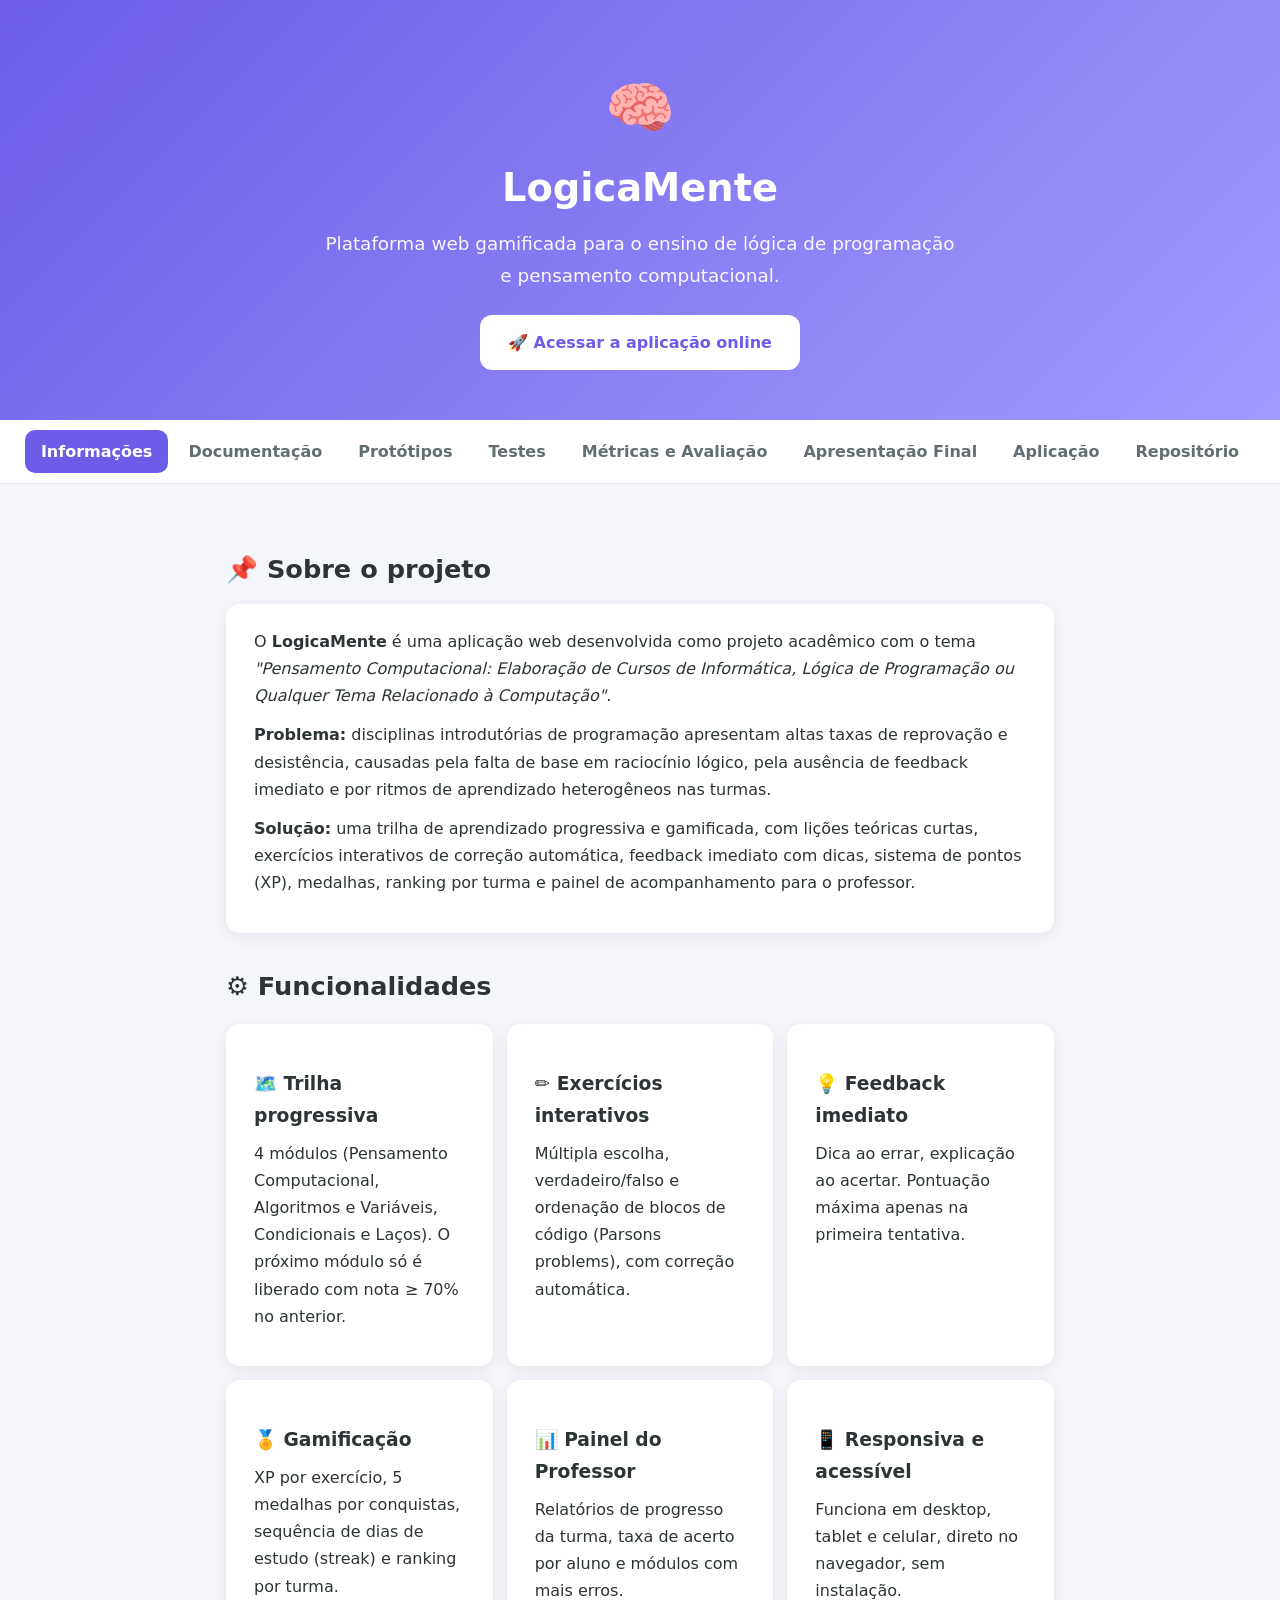
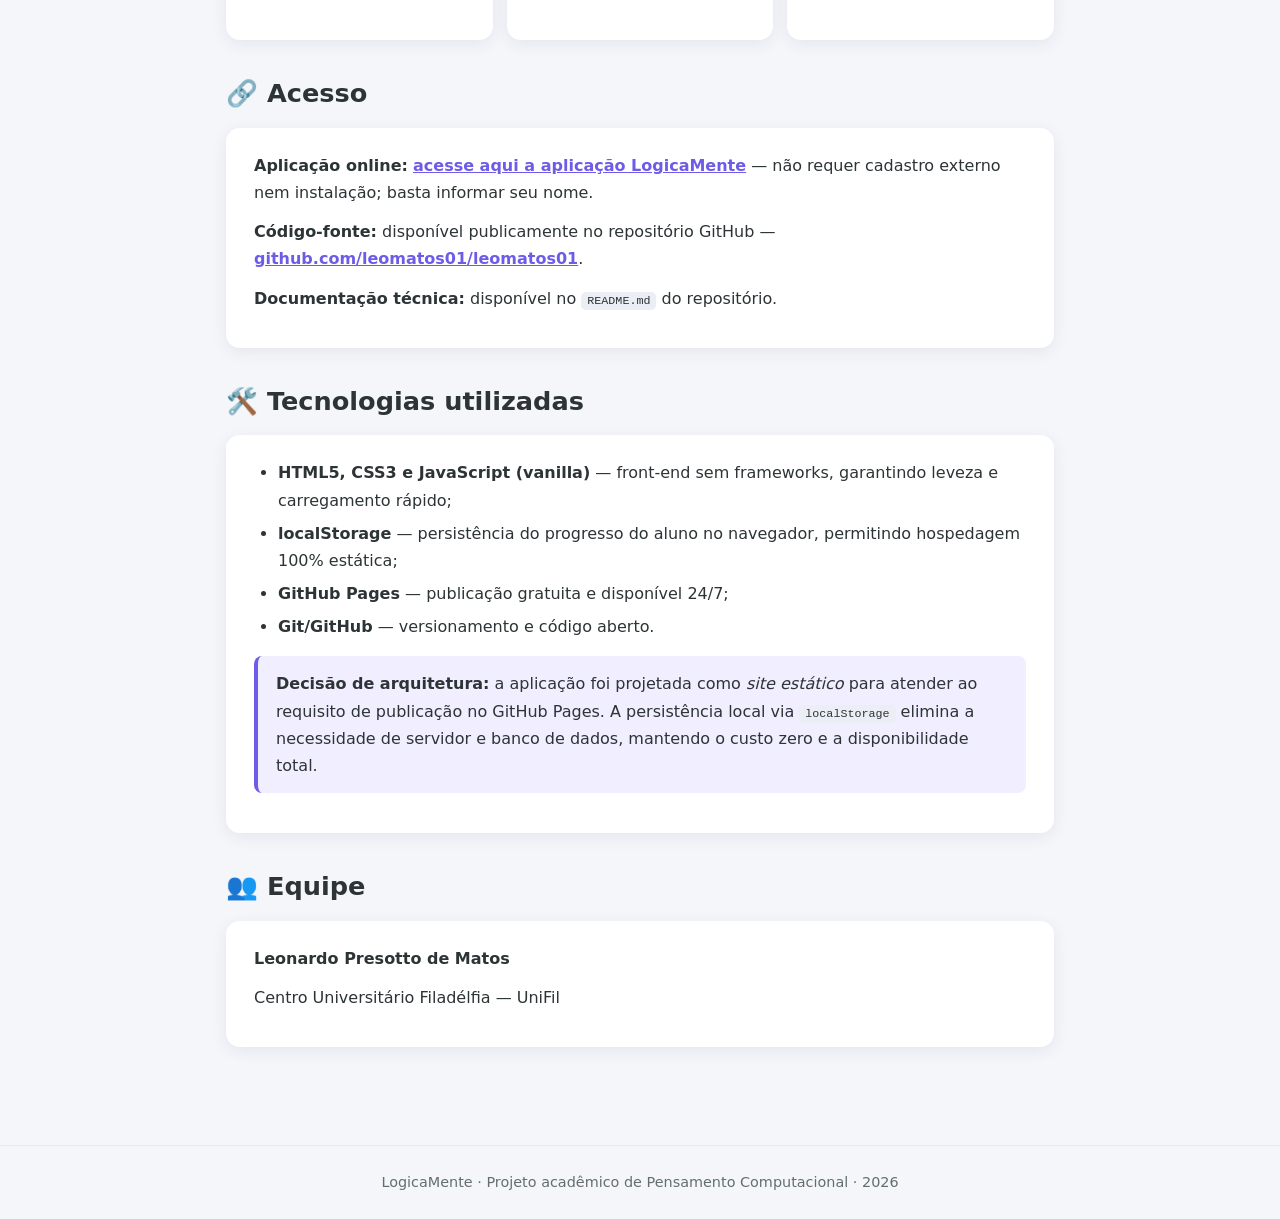
<file: index.html>
<!DOCTYPE html>
<html lang="pt-BR">
<head>
  <meta charset="UTF-8">
  <meta name="viewport" content="width=device-width, initial-scale=1.0">
  <title>LogicaMente — Informações do Projeto</title>
  <meta name="description" content="Página de informações do projeto LogicaMente: plataforma web gamificada para ensino de lógica de programação e pensamento computacional.">
  <link rel="icon" href="data:image/svg+xml,<svg xmlns='http://www.w3.org/2000/svg' viewBox='0 0 100 100'><text y='.9em' font-size='90'>🧠</text></svg>">
  <link rel="stylesheet" href="assets/site.css?v=2">
</head>
<body>

  <header class="hero">
    <div class="emoji">🧠</div>
    <h1>LogicaMente</h1>
    <p>Plataforma web gamificada para o ensino de lógica de programação e pensamento computacional.</p>
    <a class="btn btn-claro" href="app/index.html">🚀 Acessar a aplicação online</a>
  </header>

  <nav class="menu">
    <a href="index.html" class="ativo">Informações</a>
    <a href="documentacao.html">Documentação</a>
    <a href="prototipos.html">Protótipos</a>
    <a href="testes.html">Testes</a>
    <a href="metricas.html">Métricas e Avaliação</a>
    <a href="apresentacao.html">Apresentação Final</a>
    <a href="app/index.html">Aplicação</a>
    <a id="link-repo" href="#repositorio">Repositório</a>
  </nav>

  <main>
    <h2>📌 Sobre o projeto</h2>
    <div class="cartao">
      <p>O <strong>LogicaMente</strong> é uma aplicação web desenvolvida como projeto acadêmico com o tema
      <em>"Pensamento Computacional: Elaboração de Cursos de Informática, Lógica de Programação ou
      Qualquer Tema Relacionado à Computação"</em>.</p>
      <p><strong>Problema:</strong> disciplinas introdutórias de programação apresentam altas taxas de
      reprovação e desistência, causadas pela falta de base em raciocínio lógico, pela ausência de
      feedback imediato e por ritmos de aprendizado heterogêneos nas turmas.</p>
      <p><strong>Solução:</strong> uma trilha de aprendizado progressiva e gamificada, com lições
      teóricas curtas, exercícios interativos de correção automática, feedback imediato com dicas,
      sistema de pontos (XP), medalhas, ranking por turma e painel de acompanhamento para o professor.</p>
    </div>

    <h2>⚙️ Funcionalidades</h2>
    <div class="grade">
      <div class="cartao"><h3>🗺️ Trilha progressiva</h3><p>4 módulos (Pensamento Computacional, Algoritmos e Variáveis, Condicionais e Laços). O próximo módulo só é liberado com nota ≥ 70% no anterior.</p></div>
      <div class="cartao"><h3>✏️ Exercícios interativos</h3><p>Múltipla escolha, verdadeiro/falso e ordenação de blocos de código (Parsons problems), com correção automática.</p></div>
      <div class="cartao"><h3>💡 Feedback imediato</h3><p>Dica ao errar, explicação ao acertar. Pontuação máxima apenas na primeira tentativa.</p></div>
      <div class="cartao"><h3>🏅 Gamificação</h3><p>XP por exercício, 5 medalhas por conquistas, sequência de dias de estudo (streak) e ranking por turma.</p></div>
      <div class="cartao"><h3>📊 Painel do Professor</h3><p>Relatórios de progresso da turma, taxa de acerto por aluno e módulos com mais erros.</p></div>
      <div class="cartao"><h3>📱 Responsiva e acessível</h3><p>Funciona em desktop, tablet e celular, direto no navegador, sem instalação.</p></div>
    </div>

    <h2>🔗 Acesso</h2>
    <div class="cartao">
      <p><strong>Aplicação online:</strong> <a href="app/index.html">acesse aqui a aplicação LogicaMente</a> — não requer cadastro externo nem instalação; basta informar seu nome.</p>
      <p id="repositorio"><strong>Código-fonte:</strong> disponível publicamente no repositório GitHub —
      <a href="https://github.com/leomatos01/leomatos01" target="_blank" rel="noopener">github.com/leomatos01/leomatos01</a>.</p>
      <p><strong>Documentação técnica:</strong> disponível no <code>README.md</code> do repositório.</p>
    </div>

    <h2>🛠️ Tecnologias utilizadas</h2>
    <div class="cartao">
      <ul>
        <li><strong>HTML5, CSS3 e JavaScript (vanilla)</strong> — front-end sem frameworks, garantindo leveza e carregamento rápido;</li>
        <li><strong>localStorage</strong> — persistência do progresso do aluno no navegador, permitindo hospedagem 100% estática;</li>
        <li><strong>GitHub Pages</strong> — publicação gratuita e disponível 24/7;</li>
        <li><strong>Git/GitHub</strong> — versionamento e código aberto.</li>
      </ul>
      <div class="destaque">
        <strong>Decisão de arquitetura:</strong> a aplicação foi projetada como <em>site estático</em>
        para atender ao requisito de publicação no GitHub Pages. A persistência local via
        <code>localStorage</code> elimina a necessidade de servidor e banco de dados, mantendo o
        custo zero e a disponibilidade total.
      </div>
    </div>

    <h2>👥 Equipe</h2>
    <div class="cartao">
      <p><strong>Leonardo Presotto de Matos</strong></p>
      <p>Centro Universitário Filadélfia — UniFil</p>
    </div>
  </main>

  <footer>
    LogicaMente · Projeto acadêmico de Pensamento Computacional · 2026
  </footer>
</body>
</html>
</file>
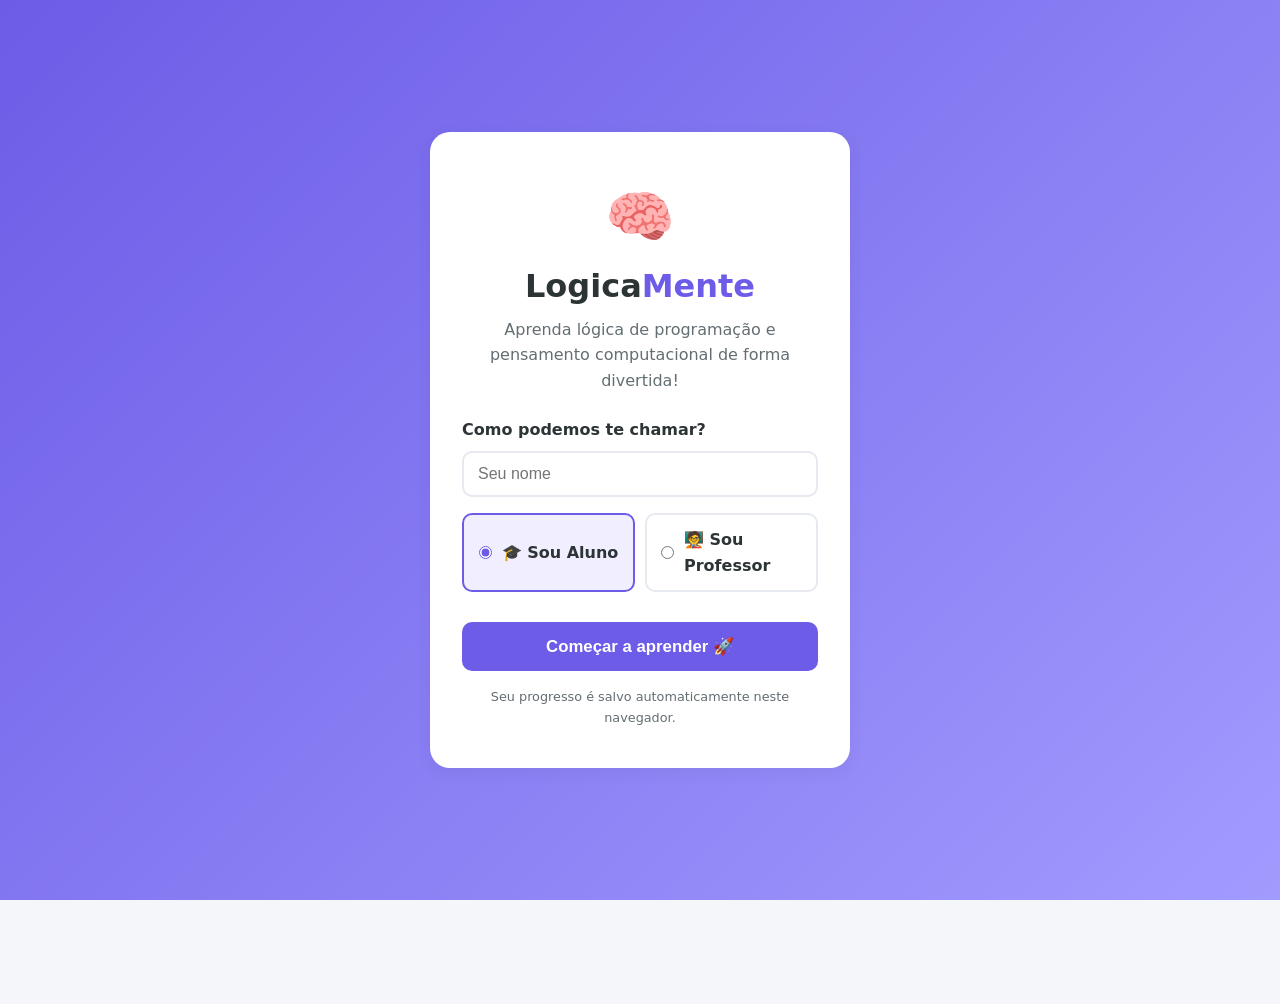
<file: app/index.html>
<!DOCTYPE html>
<html lang="pt-BR">
<head>
  <meta charset="UTF-8">
  <meta name="viewport" content="width=device-width, initial-scale=1.0">
  <title>LogicaMente — Aprenda Lógica de Programação</title>
  <meta name="description" content="Plataforma gamificada de ensino de lógica de programação e pensamento computacional.">
  <link rel="icon" href="data:image/svg+xml,<svg xmlns='http://www.w3.org/2000/svg' viewBox='0 0 100 100'><text y='.9em' font-size='90'>🧠</text></svg>">
  <link rel="stylesheet" href="style.css">
</head>
<body>

  <!-- Tela de login -->
  <section id="tela-login" class="tela">
    <div class="login-box">
      <div class="logo">🧠</div>
      <h1>Logica<span>Mente</span></h1>
      <p class="subtitulo">Aprenda lógica de programação e pensamento computacional de forma divertida!</p>
      <form id="form-login">
        <label for="input-nome">Como podemos te chamar?</label>
        <input id="input-nome" type="text" placeholder="Seu nome" maxlength="30" required autocomplete="name">
        <div class="perfis">
          <label class="opcao"><input type="radio" name="perfil" value="aluno" checked><span>🎓 Sou Aluno</span></label>
          <label class="opcao"><input type="radio" name="perfil" value="professor"><span>🧑‍🏫 Sou Professor</span></label>
        </div>
        <button type="submit" class="btn btn-primario btn-grande">Começar a aprender 🚀</button>
      </form>
      <p class="nota-login">Seu progresso é salvo automaticamente neste navegador.</p>
    </div>
  </section>

  <!-- Estrutura do app (header + nav), oculta até o login -->
  <div id="chrome" class="oculto">
    <header class="topo">
      <div class="topo-marca">🧠 Logica<span>Mente</span></div>
      <div class="topo-hud">
        <span id="hud-xp" class="pilula">⭐ 0 XP</span>
        <span id="hud-streak" class="pilula">🔥 1 dia</span>
        <span id="hud-nome" class="pilula pilula-nome"></span>
        <button id="btn-sair" class="btn btn-fantasma" title="Sair">Sair</button>
      </div>
    </header>
    <nav class="navegacao">
      <button class="nav-btn" data-tela="tela-trilha">🗺️ Trilha</button>
      <button class="nav-btn" data-tela="tela-ranking">🏅 Ranking</button>
      <button class="nav-btn" data-tela="tela-perfil">👤 Perfil</button>
      <button class="nav-btn oculto" id="nav-professor" data-tela="tela-professor">📊 Painel do Professor</button>
    </nav>
  </div>

  <main>
    <!-- Trilha de aprendizado -->
    <section id="tela-trilha" class="tela">
      <h2 class="titulo-tela">🗺️ Sua trilha de aprendizado</h2>
      <p class="descricao-tela">Conclua cada módulo com nota mínima de 70% para desbloquear o próximo.</p>
      <div id="lista-modulos"></div>
    </section>

    <!-- Lição -->
    <section id="tela-licao" class="tela">
      <div id="licao-conteudo" class="licao"></div>
      <div class="acoes-centro">
        <button id="btn-ir-exercicios" class="btn btn-primario btn-grande">Praticar agora ✏️</button>
      </div>
    </section>

    <!-- Exercício -->
    <section id="tela-exercicio" class="tela">
      <p id="ex-progresso" class="ex-progresso"></p>
      <div class="cartao">
        <pre id="ex-enunciado" class="enunciado"></pre>
        <div id="ex-area"></div>
        <div id="ex-feedback" class="feedback"></div>
        <div class="acoes-exercicio">
          <button id="btn-voltar-trilha" class="btn btn-secundario">← Trilha</button>
          <button id="btn-verificar" class="btn btn-primario">Verificar resposta</button>
          <button id="btn-proximo" class="btn btn-primario oculto">Próximo exercício →</button>
        </div>
      </div>
    </section>

    <!-- Ranking -->
    <section id="tela-ranking" class="tela">
      <h2 class="titulo-tela">🏅 Ranking da turma</h2>
      <p class="descricao-tela">O ranking exibe apenas alunos da sua turma (dados de demonstração).</p>
      <div class="cartao">
        <table class="tabela">
          <thead><tr><th>Posição</th><th>Aluno</th><th>Pontuação</th></tr></thead>
          <tbody id="ranking-corpo"></tbody>
        </table>
      </div>
    </section>

    <!-- Perfil -->
    <section id="tela-perfil" class="tela">
      <h2 class="titulo-tela">👤 Meu perfil</h2>
      <div class="cartao perfil-resumo">
        <h3 id="perfil-nome"></h3>
        <div class="estatisticas">
          <div class="stat"><span id="perfil-xp">0</span><small>XP total</small></div>
          <div class="stat"><span id="perfil-streak">1</span><small>dias seguidos</small></div>
          <div class="stat"><span id="perfil-exercicios">0/24</span><small>exercícios</small></div>
        </div>
      </div>
      <h3 class="subtitulo-secao">🎖️ Medalhas</h3>
      <div id="perfil-medalhas" class="grade-medalhas"></div>
    </section>

    <!-- Painel do professor -->
    <section id="tela-professor" class="tela">
      <h2 class="titulo-tela">📊 Painel do Professor</h2>
      <p class="descricao-tela">Relatórios de desempenho da turma (dados simulados para demonstração).</p>
      <div class="cartao">
        <h3 id="prof-turma"></h3>
        <p>Código de convite da turma: <strong id="prof-codigo" class="pilula"></strong></p>
      </div>
      <div class="cartao">
        <h3>Desempenho dos alunos</h3>
        <table class="tabela">
          <thead><tr><th>Aluno</th><th>Progresso</th><th>Acerto na 1ª tentativa</th></tr></thead>
          <tbody id="prof-alunos"></tbody>
        </table>
        <small>⚠️ indica aluno com taxa de acerto abaixo de 60% — precisa de reforço.</small>
      </div>
      <div class="cartao">
        <h3>Módulos com mais erros</h3>
        <div id="prof-erros"></div>
      </div>
    </section>
  </main>

  <div id="toast" class="toast"></div>

  <script src="data.js"></script>
  <script src="app.js"></script>
</body>
</html>
</file>
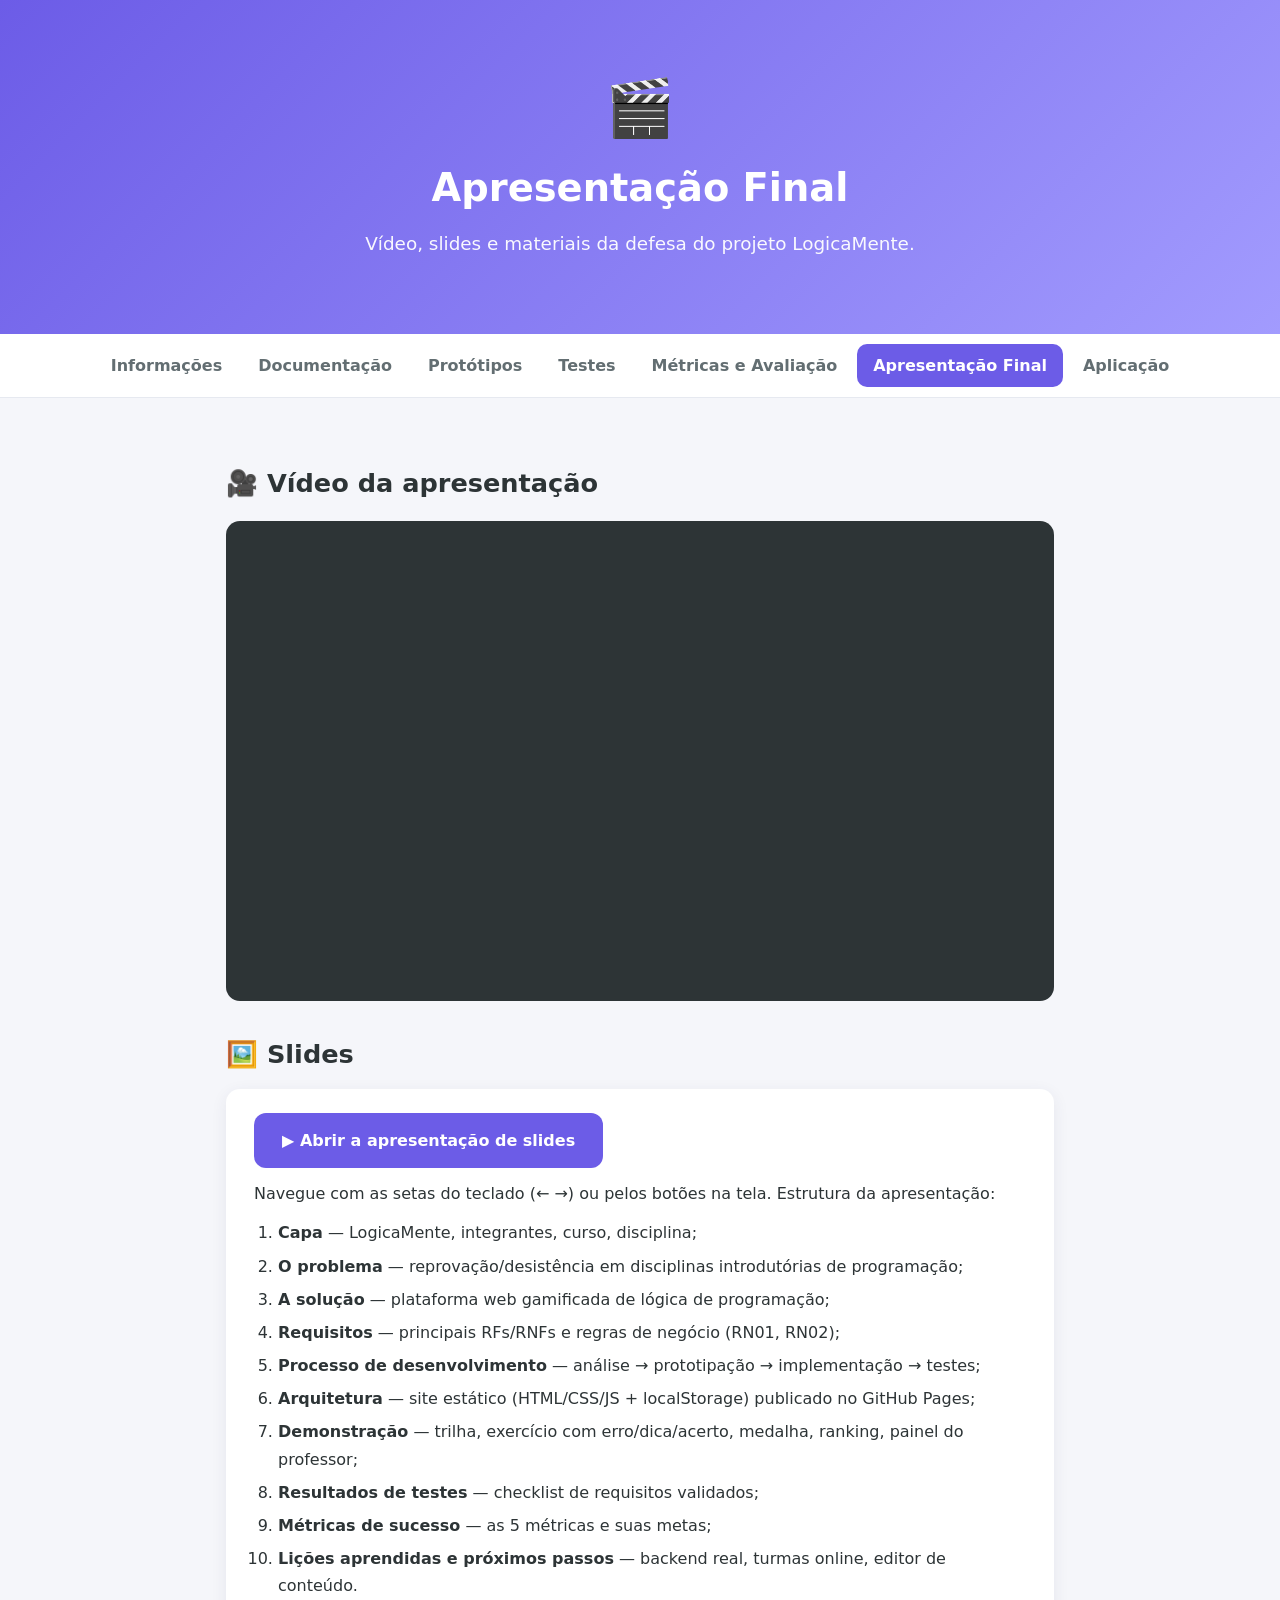
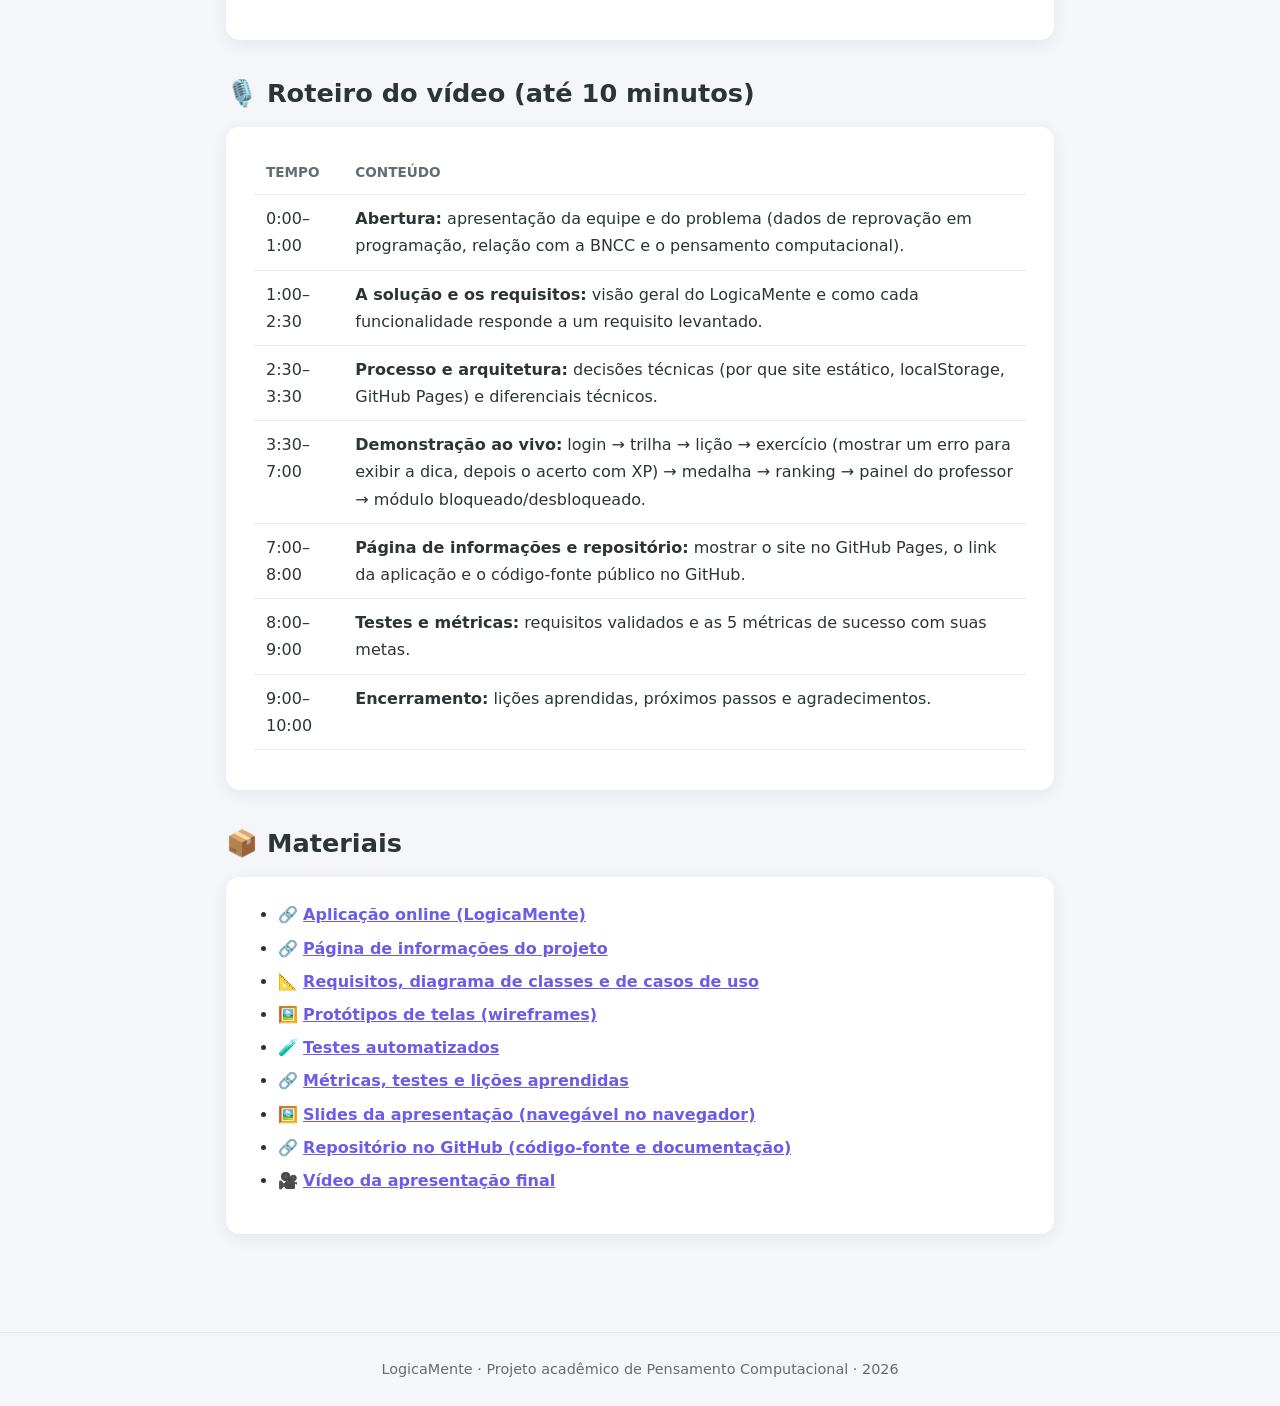
<file: apresentacao.html>
<!DOCTYPE html>
<html lang="pt-BR">
<head>
  <meta charset="UTF-8">
  <meta name="viewport" content="width=device-width, initial-scale=1.0">
  <title>LogicaMente — Apresentação Final</title>
  <link rel="icon" href="data:image/svg+xml,<svg xmlns='http://www.w3.org/2000/svg' viewBox='0 0 100 100'><text y='.9em' font-size='90'>🧠</text></svg>">
  <link rel="stylesheet" href="assets/site.css?v=2">
</head>
<body>

  <header class="hero">
    <div class="emoji">🎬</div>
    <h1>Apresentação Final</h1>
    <p>Vídeo, slides e materiais da defesa do projeto LogicaMente.</p>
  </header>

  <nav class="menu">
    <a href="index.html">Informações</a>
    <a href="documentacao.html">Documentação</a>
    <a href="prototipos.html">Protótipos</a>
    <a href="testes.html">Testes</a>
    <a href="metricas.html">Métricas e Avaliação</a>
    <a href="apresentacao.html" class="ativo">Apresentação Final</a>
    <a href="app/index.html">Aplicação</a>
  </nav>

  <main>
    <h2>🎥 Vídeo da apresentação</h2>
    <div class="video-wrap">
      <iframe width="100%" height="480" src="https://www.youtube.com/embed/hLRdRpCx3EQ" title="LogicaMente — Apresentação Final" frameborder="0" allow="accelerometer; autoplay; clipboard-write; encrypted-media; gyroscope; picture-in-picture" allowfullscreen></iframe>
    </div>

    <h2>🖼️ Slides</h2>
    <div class="cartao">
      <p><a class="btn" href="slides.html">▶️ Abrir a apresentação de slides</a></p>
      <p style="margin-top:12px">Navegue com as setas do teclado (← →) ou pelos botões na tela. Estrutura da apresentação:</p>
      <ol>
        <li><strong>Capa</strong> — LogicaMente, integrantes, curso, disciplina;</li>
        <li><strong>O problema</strong> — reprovação/desistência em disciplinas introdutórias de programação;</li>
        <li><strong>A solução</strong> — plataforma web gamificada de lógica de programação;</li>
        <li><strong>Requisitos</strong> — principais RFs/RNFs e regras de negócio (RN01, RN02);</li>
        <li><strong>Processo de desenvolvimento</strong> — análise → prototipação → implementação → testes;</li>
        <li><strong>Arquitetura</strong> — site estático (HTML/CSS/JS + localStorage) publicado no GitHub Pages;</li>
        <li><strong>Demonstração</strong> — trilha, exercício com erro/dica/acerto, medalha, ranking, painel do professor;</li>
        <li><strong>Resultados de testes</strong> — checklist de requisitos validados;</li>
        <li><strong>Métricas de sucesso</strong> — as 5 métricas e suas metas;</li>
        <li><strong>Lições aprendidas e próximos passos</strong> — backend real, turmas online, editor de conteúdo.</li>
      </ol>
    </div>

    <h2>🎙️ Roteiro do vídeo (até 10 minutos)</h2>
    <div class="cartao">
      <table class="tabela">
        <thead><tr><th>Tempo</th><th>Conteúdo</th></tr></thead>
        <tbody>
          <tr><td>0:00–1:00</td><td><strong>Abertura:</strong> apresentação da equipe e do problema (dados de reprovação em programação, relação com a BNCC e o pensamento computacional).</td></tr>
          <tr><td>1:00–2:30</td><td><strong>A solução e os requisitos:</strong> visão geral do LogicaMente e como cada funcionalidade responde a um requisito levantado.</td></tr>
          <tr><td>2:30–3:30</td><td><strong>Processo e arquitetura:</strong> decisões técnicas (por que site estático, localStorage, GitHub Pages) e diferenciais técnicos.</td></tr>
          <tr><td>3:30–7:00</td><td><strong>Demonstração ao vivo:</strong> login → trilha → lição → exercício (mostrar um erro para exibir a dica, depois o acerto com XP) → medalha → ranking → painel do professor → módulo bloqueado/desbloqueado.</td></tr>
          <tr><td>7:00–8:00</td><td><strong>Página de informações e repositório:</strong> mostrar o site no GitHub Pages, o link da aplicação e o código-fonte público no GitHub.</td></tr>
          <tr><td>8:00–9:00</td><td><strong>Testes e métricas:</strong> requisitos validados e as 5 métricas de sucesso com suas metas.</td></tr>
          <tr><td>9:00–10:00</td><td><strong>Encerramento:</strong> lições aprendidas, próximos passos e agradecimentos.</td></tr>
        </tbody>
      </table>
    </div>

    <h2>📦 Materiais</h2>
    <div class="cartao">
      <ul>
        <li>🔗 <a href="app/index.html">Aplicação online (LogicaMente)</a></li>
        <li>🔗 <a href="index.html">Página de informações do projeto</a></li>
        <li>📐 <a href="documentacao.html">Requisitos, diagrama de classes e de casos de uso</a></li>
        <li>🖼️ <a href="prototipos.html">Protótipos de telas (wireframes)</a></li>
        <li>🧪 <a href="testes.html">Testes automatizados</a></li>
        <li>🔗 <a href="metricas.html">Métricas, testes e lições aprendidas</a></li>
        <li>🖼️ <a href="slides.html">Slides da apresentação (navegável no navegador)</a></li>
        <li>🔗 <a href="https://github.com/leomatos01/leomatos01" target="_blank" rel="noopener">Repositório no GitHub (código-fonte e documentação)</a></li>
        <li>🎥 <a href="https://youtu.be/hLRdRpCx3EQ" target="_blank" rel="noopener">Vídeo da apresentação final</a></li>
      </ul>
    </div>
  </main>

  <footer>
    LogicaMente · Projeto acadêmico de Pensamento Computacional · 2026
  </footer>
</body>
</html>
</file>
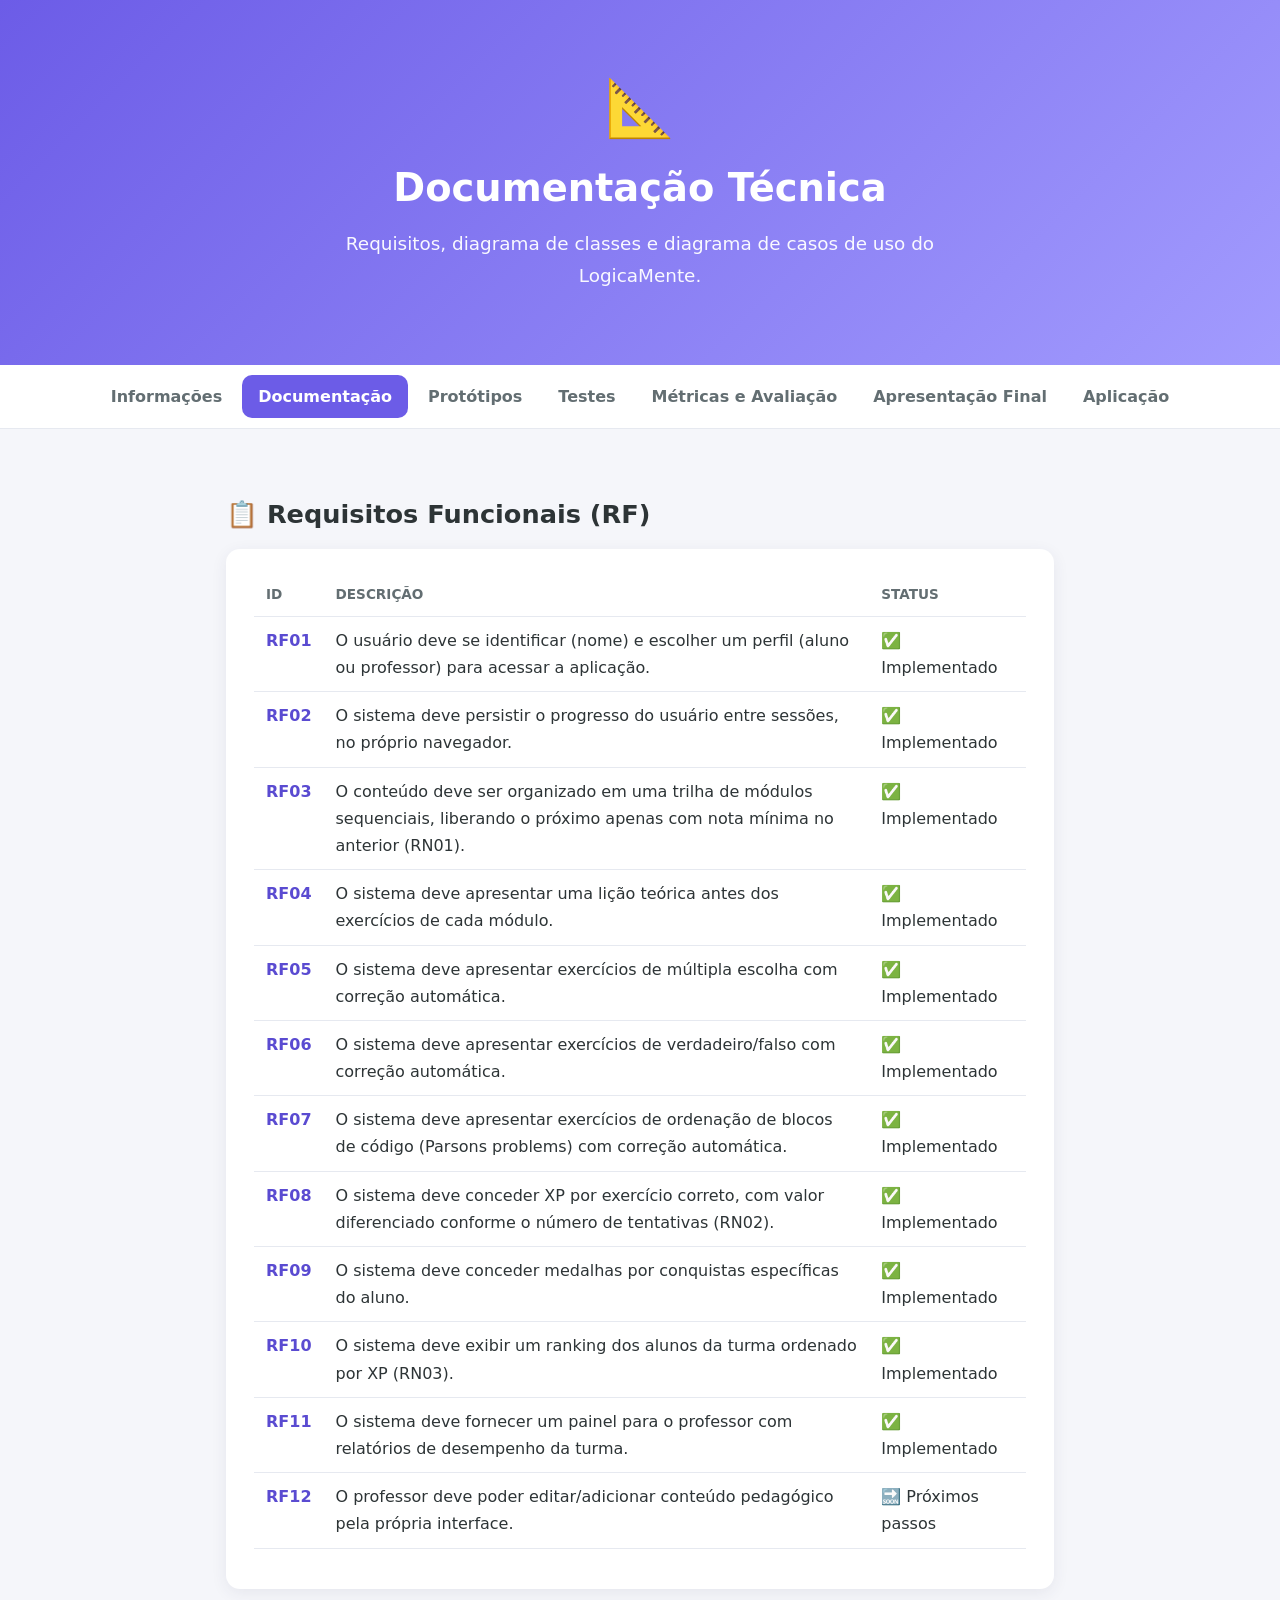
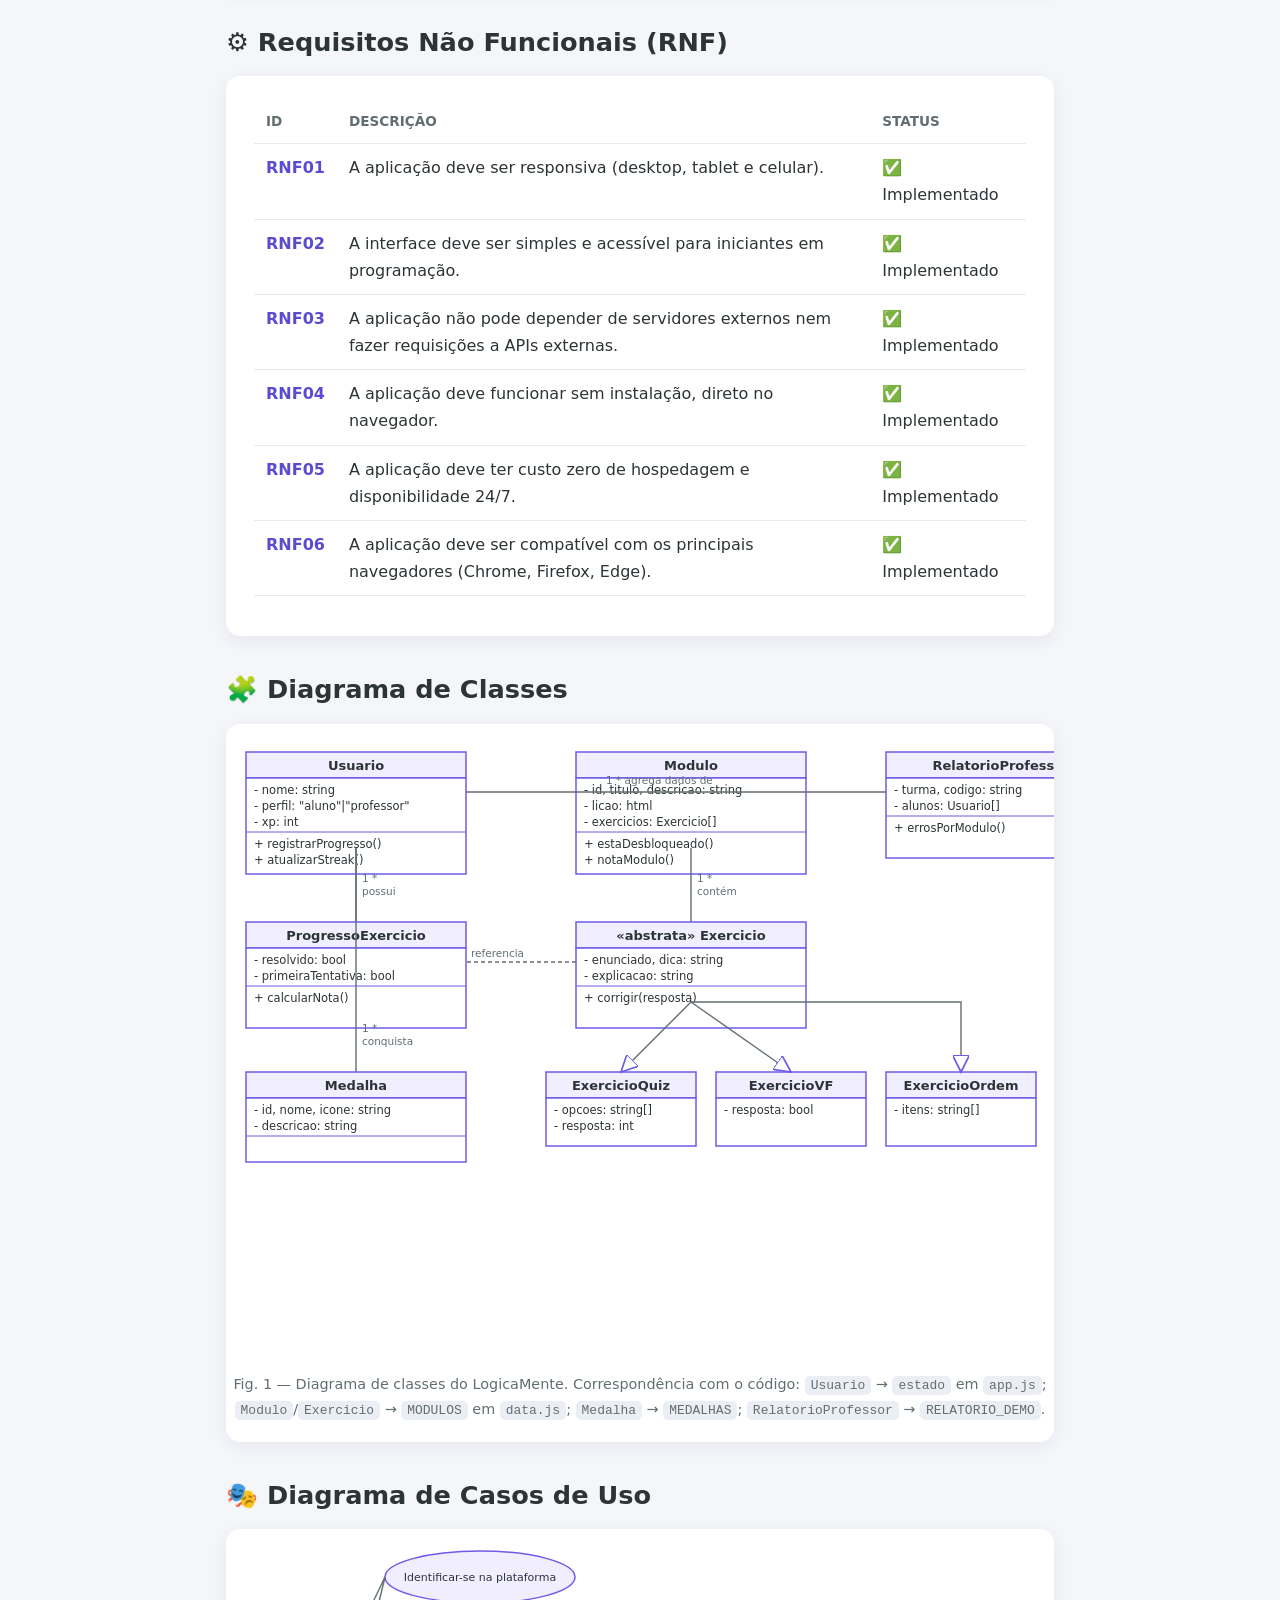
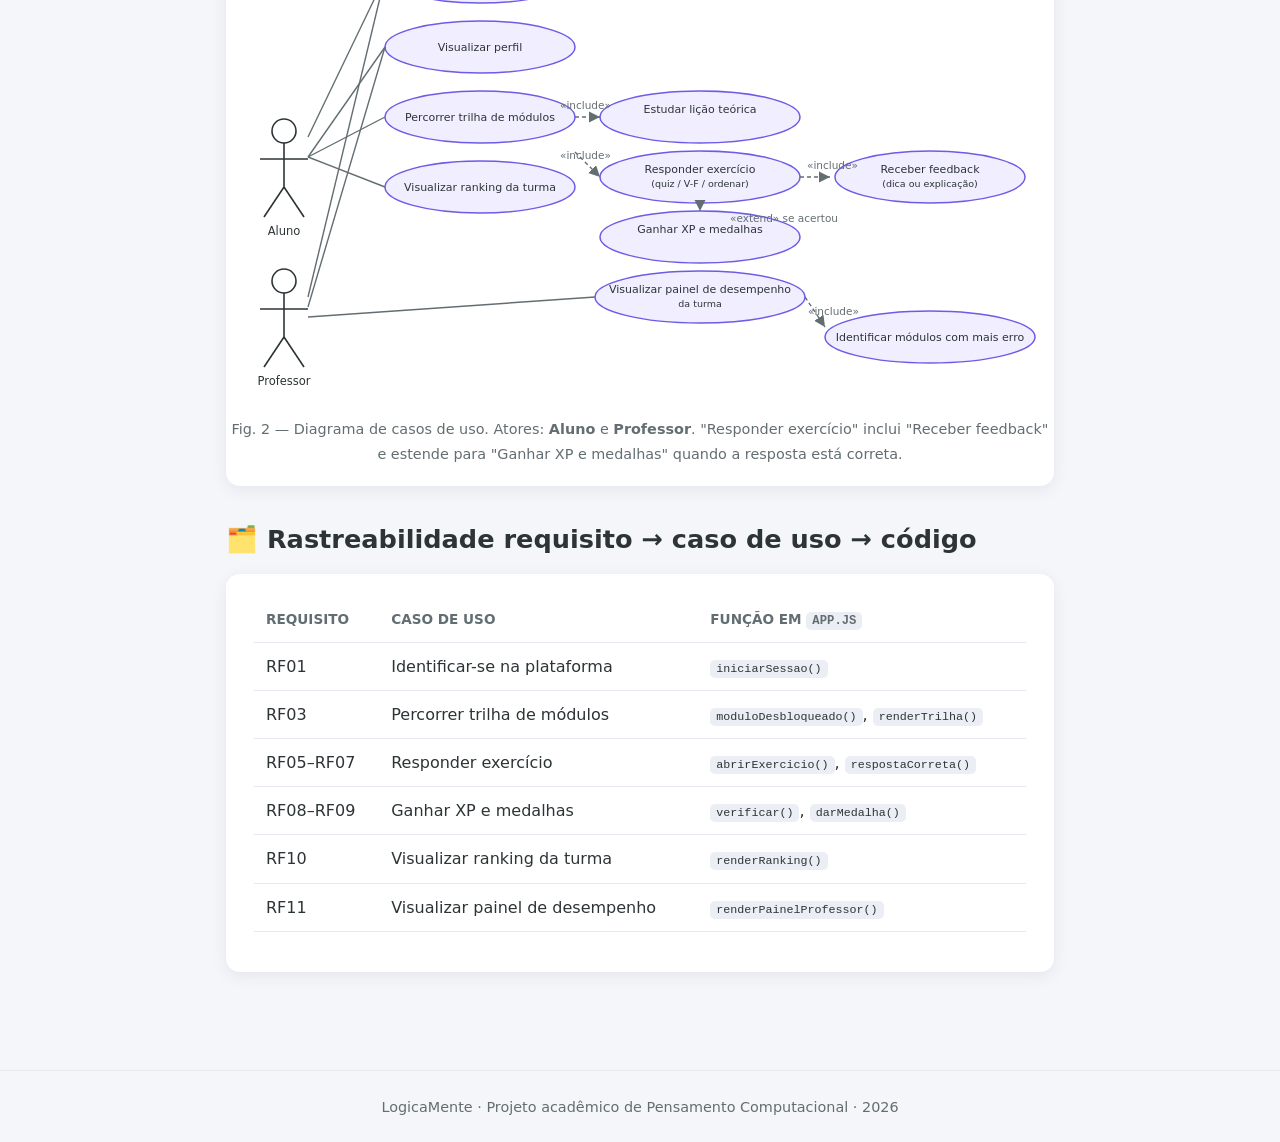
<file: documentacao.html>
<!DOCTYPE html>
<html lang="pt-BR">
<head>
  <meta charset="UTF-8">
  <meta name="viewport" content="width=device-width, initial-scale=1.0">
  <title>LogicaMente — Documentação Técnica</title>
  <meta name="description" content="Requisitos, diagrama de classes e diagrama de casos de uso do projeto LogicaMente.">
  <link rel="icon" href="data:image/svg+xml,<svg xmlns='http://www.w3.org/2000/svg' viewBox='0 0 100 100'><text y='.9em' font-size='90'>🧠</text></svg>">
  <link rel="stylesheet" href="assets/site.css?v=2">
  <style>
    .diagrama-wrap { overflow-x: auto; padding: 8px 0; }
    svg.diagrama { display: block; margin: 0 auto; font-family: "Segoe UI", system-ui, sans-serif; }
    .uml-caixa { fill: #ffffff; stroke: #6c5ce7; stroke-width: 1.5; }
    .uml-titulo { fill: #f0eeff; stroke: #6c5ce7; stroke-width: 1.5; }
    .uml-linha { stroke: #6c5ce7; stroke-width: 1; }
    .uml-texto-titulo { font-weight: 700; font-size: 13px; fill: #2d3436; }
    .uml-texto { font-size: 11.5px; fill: #2d3436; }
    .uml-rel { stroke: #636e72; stroke-width: 1.4; fill: none; }
    .uml-rel-texto { font-size: 10.5px; fill: #636e72; }
    .ator { fill: none; stroke: #2d3436; stroke-width: 1.6; }
    .caso-uso { fill: #f0eeff; stroke: #6c5ce7; stroke-width: 1.5; }
    .caso-texto { font-size: 11px; fill: #2d3436; text-anchor: middle; }
    .req-tabela td:first-child { white-space: nowrap; font-weight: 700; color: var(--roxo-escuro); }
  </style>
</head>
<body>

  <header class="hero">
    <div class="emoji">📐</div>
    <h1>Documentação Técnica</h1>
    <p>Requisitos, diagrama de classes e diagrama de casos de uso do LogicaMente.</p>
  </header>

  <nav class="menu">
    <a href="index.html">Informações</a>
    <a href="documentacao.html" class="ativo">Documentação</a>
    <a href="prototipos.html">Protótipos</a>
    <a href="testes.html">Testes</a>
    <a href="metricas.html">Métricas e Avaliação</a>
    <a href="apresentacao.html">Apresentação Final</a>
    <a href="app/index.html">Aplicação</a>
  </nav>

  <main>
    <h2>📋 Requisitos Funcionais (RF)</h2>
    <div class="cartao tabela-wrap">
      <table class="tabela req-tabela">
        <thead><tr><th>ID</th><th>Descrição</th><th>Status</th></tr></thead>
        <tbody>
          <tr><td>RF01</td><td>O usuário deve se identificar (nome) e escolher um perfil (aluno ou professor) para acessar a aplicação.</td><td>✅ Implementado</td></tr>
          <tr><td>RF02</td><td>O sistema deve persistir o progresso do usuário entre sessões, no próprio navegador.</td><td>✅ Implementado</td></tr>
          <tr><td>RF03</td><td>O conteúdo deve ser organizado em uma trilha de módulos sequenciais, liberando o próximo apenas com nota mínima no anterior (RN01).</td><td>✅ Implementado</td></tr>
          <tr><td>RF04</td><td>O sistema deve apresentar uma lição teórica antes dos exercícios de cada módulo.</td><td>✅ Implementado</td></tr>
          <tr><td>RF05</td><td>O sistema deve apresentar exercícios de múltipla escolha com correção automática.</td><td>✅ Implementado</td></tr>
          <tr><td>RF06</td><td>O sistema deve apresentar exercícios de verdadeiro/falso com correção automática.</td><td>✅ Implementado</td></tr>
          <tr><td>RF07</td><td>O sistema deve apresentar exercícios de ordenação de blocos de código (Parsons problems) com correção automática.</td><td>✅ Implementado</td></tr>
          <tr><td>RF08</td><td>O sistema deve conceder XP por exercício correto, com valor diferenciado conforme o número de tentativas (RN02).</td><td>✅ Implementado</td></tr>
          <tr><td>RF09</td><td>O sistema deve conceder medalhas por conquistas específicas do aluno.</td><td>✅ Implementado</td></tr>
          <tr><td>RF10</td><td>O sistema deve exibir um ranking dos alunos da turma ordenado por XP (RN03).</td><td>✅ Implementado</td></tr>
          <tr><td>RF11</td><td>O sistema deve fornecer um painel para o professor com relatórios de desempenho da turma.</td><td>✅ Implementado</td></tr>
          <tr><td>RF12</td><td>O professor deve poder editar/adicionar conteúdo pedagógico pela própria interface.</td><td>🔜 Próximos passos</td></tr>
        </tbody>
      </table>
    </div>

    <h2>⚙️ Requisitos Não Funcionais (RNF)</h2>
    <div class="cartao tabela-wrap">
      <table class="tabela req-tabela">
        <thead><tr><th>ID</th><th>Descrição</th><th>Status</th></tr></thead>
        <tbody>
          <tr><td>RNF01</td><td>A aplicação deve ser responsiva (desktop, tablet e celular).</td><td>✅ Implementado</td></tr>
          <tr><td>RNF02</td><td>A interface deve ser simples e acessível para iniciantes em programação.</td><td>✅ Implementado</td></tr>
          <tr><td>RNF03</td><td>A aplicação não pode depender de servidores externos nem fazer requisições a APIs externas.</td><td>✅ Implementado</td></tr>
          <tr><td>RNF04</td><td>A aplicação deve funcionar sem instalação, direto no navegador.</td><td>✅ Implementado</td></tr>
          <tr><td>RNF05</td><td>A aplicação deve ter custo zero de hospedagem e disponibilidade 24/7.</td><td>✅ Implementado</td></tr>
          <tr><td>RNF06</td><td>A aplicação deve ser compatível com os principais navegadores (Chrome, Firefox, Edge).</td><td>✅ Implementado</td></tr>
        </tbody>
      </table>
    </div>

    <h2>🧩 Diagrama de Classes</h2>
    <div class="cartao diagrama-wrap">
      <svg class="diagrama" width="920" height="640" viewBox="0 0 920 640" xmlns="http://www.w3.org/2000/svg">
        <!-- Usuario -->
        <g transform="translate(20,20)">
          <rect class="uml-titulo" width="220" height="26" />
          <text x="110" y="18" text-anchor="middle" class="uml-texto-titulo">Usuario</text>
          <rect class="uml-caixa" y="26" width="220" height="96" />
          <line class="uml-linha" x1="0" y1="80" x2="220" y2="80" />
          <text x="8" y="42" class="uml-texto">- nome: string</text>
          <text x="8" y="58" class="uml-texto">- perfil: "aluno"|"professor"</text>
          <text x="8" y="74" class="uml-texto">- xp: int</text>
          <text x="8" y="96" class="uml-texto">+ registrarProgresso()</text>
          <text x="8" y="112" class="uml-texto">+ atualizarStreak()</text>
        </g>

        <!-- Progresso -->
        <g transform="translate(20,190)">
          <rect class="uml-titulo" width="220" height="26" />
          <text x="110" y="18" text-anchor="middle" class="uml-texto-titulo">ProgressoExercicio</text>
          <rect class="uml-caixa" y="26" width="220" height="80" />
          <line class="uml-linha" x1="0" y1="64" x2="220" y2="64" />
          <text x="8" y="42" class="uml-texto">- resolvido: bool</text>
          <text x="8" y="58" class="uml-texto">- primeiraTentativa: bool</text>
          <text x="8" y="80" class="uml-texto">+ calcularNota()</text>
        </g>

        <!-- Medalha -->
        <g transform="translate(20,340)">
          <rect class="uml-titulo" width="220" height="26" />
          <text x="110" y="18" text-anchor="middle" class="uml-texto-titulo">Medalha</text>
          <rect class="uml-caixa" y="26" width="220" height="64" />
          <line class="uml-linha" x1="0" y1="64" x2="220" y2="64" />
          <text x="8" y="42" class="uml-texto">- id, nome, icone: string</text>
          <text x="8" y="58" class="uml-texto">- descricao: string</text>
        </g>

        <!-- Modulo -->
        <g transform="translate(350,20)">
          <rect class="uml-titulo" width="230" height="26" />
          <text x="115" y="18" text-anchor="middle" class="uml-texto-titulo">Modulo</text>
          <rect class="uml-caixa" y="26" width="230" height="96" />
          <line class="uml-linha" x1="0" y1="80" x2="230" y2="80" />
          <text x="8" y="42" class="uml-texto">- id, titulo, descricao: string</text>
          <text x="8" y="58" class="uml-texto">- licao: html</text>
          <text x="8" y="74" class="uml-texto">- exercicios: Exercicio[]</text>
          <text x="8" y="96" class="uml-texto">+ estaDesbloqueado()</text>
          <text x="8" y="112" class="uml-texto">+ notaModulo()</text>
        </g>

        <!-- Exercicio (base) -->
        <g transform="translate(350,190)">
          <rect class="uml-titulo" width="230" height="26" />
          <text x="115" y="18" text-anchor="middle" class="uml-texto-titulo">«abstrata» Exercicio</text>
          <rect class="uml-caixa" y="26" width="230" height="80" />
          <line class="uml-linha" x1="0" y1="64" x2="230" y2="64" />
          <text x="8" y="42" class="uml-texto">- enunciado, dica: string</text>
          <text x="8" y="58" class="uml-texto">- explicacao: string</text>
          <text x="8" y="80" class="uml-texto">+ corrigir(resposta)</text>
        </g>

        <!-- Subtipos exercicio -->
        <g transform="translate(320,340)">
          <rect class="uml-titulo" width="150" height="26" />
          <text x="75" y="18" text-anchor="middle" class="uml-texto-titulo">ExercicioQuiz</text>
          <rect class="uml-caixa" y="26" width="150" height="48" />
          <text x="8" y="42" class="uml-texto">- opcoes: string[]</text>
          <text x="8" y="58" class="uml-texto">- resposta: int</text>
        </g>
        <g transform="translate(490,340)">
          <rect class="uml-titulo" width="150" height="26" />
          <text x="75" y="18" text-anchor="middle" class="uml-texto-titulo">ExercicioVF</text>
          <rect class="uml-caixa" y="26" width="150" height="48" />
          <text x="8" y="42" class="uml-texto">- resposta: bool</text>
        </g>
        <g transform="translate(660,340)">
          <rect class="uml-titulo" width="150" height="26" />
          <text x="75" y="18" text-anchor="middle" class="uml-texto-titulo">ExercicioOrdem</text>
          <rect class="uml-caixa" y="26" width="150" height="48" />
          <text x="8" y="42" class="uml-texto">- itens: string[]</text>
        </g>

        <!-- RelatorioProfessor -->
        <g transform="translate(660,20)">
          <rect class="uml-titulo" width="230" height="26" />
          <text x="115" y="18" text-anchor="middle" class="uml-texto-titulo">RelatorioProfessor</text>
          <rect class="uml-caixa" y="26" width="230" height="80" />
          <line class="uml-linha" x1="0" y1="64" x2="230" y2="64" />
          <text x="8" y="42" class="uml-texto">- turma, codigo: string</text>
          <text x="8" y="58" class="uml-texto">- alunos: Usuario[]</text>
          <text x="8" y="80" class="uml-texto">+ errosPorModulo()</text>
        </g>

        <!-- Relacionamentos -->
        <!-- Usuario 1 -- * ProgressoExercicio -->
        <path class="uml-rel" d="M130,116 L130,190" />
        <text x="136" y="150" class="uml-rel-texto">1        *</text>
        <text x="136" y="163" class="uml-rel-texto">possui</text>

        <!-- Usuario 1 -- * Medalha -->
        <path class="uml-rel" d="M130,116 L130,340" />
        <text x="136" y="300" class="uml-rel-texto">1        *</text>
        <text x="136" y="313" class="uml-rel-texto">conquista</text>

        <!-- Modulo 1 -- * Exercicio -->
        <path class="uml-rel" d="M465,116 L465,190" />
        <text x="471" y="150" class="uml-rel-texto">1        *</text>
        <text x="471" y="163" class="uml-rel-texto">contém</text>

        <!-- Exercicio <|-- subtipos -->
        <path class="uml-rel" d="M465,270 L395,340" marker-end="url(#seta-heranca)" />
        <path class="uml-rel" d="M465,270 L565,340" marker-end="url(#seta-heranca)" />
        <path class="uml-rel" d="M465,270 L735,270 L735,340" marker-end="url(#seta-heranca)" />

        <!-- Modulo -- ProgressoExercicio (referencia) -->
        <path class="uml-rel" d="M350,230 L240,230" stroke-dasharray="4 3" />
        <text x="245" y="225" class="uml-rel-texto">referencia</text>

        <!-- RelatorioProfessor -- Usuario -->
        <path class="uml-rel" d="M660,60 L240,60" />
        <text x="380" y="52" class="uml-rel-texto">1        *   agrega dados de</text>

        <defs>
          <marker id="seta-heranca" markerWidth="14" markerHeight="12" refX="12" refY="6" orient="auto">
            <path d="M0,0 L12,6 L0,12 Z" fill="#ffffff" stroke="#6c5ce7" stroke-width="1.2"/>
          </marker>
        </defs>
      </svg>
      <p class="suave" style="text-align:center; color:var(--texto-suave); font-size:0.9rem;">
        Fig. 1 — Diagrama de classes do LogicaMente. Correspondência com o código: <code>Usuario</code> → <code>estado</code>
        em <code>app.js</code>; <code>Modulo</code>/<code>Exercicio</code> → <code>MODULOS</code> em <code>data.js</code>;
        <code>Medalha</code> → <code>MEDALHAS</code>; <code>RelatorioProfessor</code> → <code>RELATORIO_DEMO</code>.
      </p>
    </div>

    <h2>🎭 Diagrama de Casos de Uso</h2>
    <div class="cartao diagrama-wrap">
      <svg class="diagrama" width="820" height="480" viewBox="0 0 820 480" xmlns="http://www.w3.org/2000/svg">
        <!-- Ator Aluno -->
        <g transform="translate(30,180)">
          <circle class="ator" cx="24" cy="14" r="12" />
          <line class="ator" x1="24" y1="26" x2="24" y2="70" />
          <line class="ator" x1="0" y1="42" x2="48" y2="42" />
          <line class="ator" x1="24" y1="70" x2="4" y2="100" />
          <line class="ator" x1="24" y1="70" x2="44" y2="100" />
          <text x="24" y="118" text-anchor="middle" class="uml-texto">Aluno</text>
        </g>

        <!-- Ator Professor -->
        <g transform="translate(30,330)">
          <circle class="ator" cx="24" cy="14" r="12" />
          <line class="ator" x1="24" y1="26" x2="24" y2="70" />
          <line class="ator" x1="0" y1="42" x2="48" y2="42" />
          <line class="ator" x1="24" y1="70" x2="4" y2="100" />
          <line class="ator" x1="24" y1="70" x2="44" y2="100" />
          <text x="24" y="118" text-anchor="middle" class="uml-texto">Professor</text>
        </g>

        <!-- Casos de uso comuns -->
        <ellipse class="caso-uso" cx="250" cy="40" rx="95" ry="26" />
        <text x="250" y="44" class="caso-texto">Identificar-se na plataforma</text>

        <ellipse class="caso-uso" cx="250" cy="110" rx="95" ry="26" />
        <text x="250" y="114" class="caso-texto">Visualizar perfil</text>

        <!-- Casos de uso do aluno -->
        <ellipse class="caso-uso" cx="250" cy="180" rx="95" ry="26" />
        <text x="250" y="184" class="caso-texto">Percorrer trilha de módulos</text>

        <ellipse class="caso-uso" cx="470" cy="180" rx="100" ry="26" />
        <text x="470" y="176" class="caso-texto">Estudar lição teórica</text>

        <ellipse class="caso-uso" cx="470" cy="240" rx="100" ry="26" />
        <text x="470" y="236" class="caso-texto">Responder exercício</text>
        <text x="470" y="250" class="caso-texto" style="font-size:9.5px">(quiz / V-F / ordenar)</text>

        <ellipse class="caso-uso" cx="700" cy="240" rx="95" ry="26" />
        <text x="700" y="236" class="caso-texto">Receber feedback</text>
        <text x="700" y="250" class="caso-texto" style="font-size:9.5px">(dica ou explicação)</text>

        <ellipse class="caso-uso" cx="470" cy="300" rx="100" ry="26" />
        <text x="470" y="296" class="caso-texto">Ganhar XP e medalhas</text>

        <ellipse class="caso-uso" cx="250" cy="250" rx="95" ry="26" />
        <text x="250" y="254" class="caso-texto">Visualizar ranking da turma</text>

        <!-- Casos de uso do professor -->
        <ellipse class="caso-uso" cx="470" cy="360" rx="105" ry="26" />
        <text x="470" y="356" class="caso-texto">Visualizar painel de desempenho</text>
        <text x="470" y="370" class="caso-texto" style="font-size:9.5px">da turma</text>

        <ellipse class="caso-uso" cx="700" cy="400" rx="105" ry="26" />
        <text x="700" y="404" class="caso-texto">Identificar módulos com mais erro</text>

        <!-- Ligações Aluno -->
        <path class="uml-rel" d="M78,220 L155,110" />
        <path class="uml-rel" d="M78,220 L155,180" />
        <path class="uml-rel" d="M78,220 L155,250" />
        <path class="uml-rel" d="M78,200 L155,40" />

        <!-- Ligações Professor -->
        <path class="uml-rel" d="M78,370 L155,110" />
        <path class="uml-rel" d="M78,380 L365,360" />
        <path class="uml-rel" d="M78,360 L155,40" />

        <!-- include -->
        <path class="uml-rel" d="M345,180 L370,180" stroke-dasharray="4 3" marker-end="url(#seta-include)"/>
        <text x="330" y="172" class="uml-rel-texto">«include»</text>

        <path class="uml-rel" d="M345,215 L370,240" stroke-dasharray="4 3" marker-end="url(#seta-include)"/>
        <text x="330" y="222" class="uml-rel-texto">«include»</text>

        <path class="uml-rel" d="M570,240 L600,240" stroke-dasharray="4 3" marker-end="url(#seta-include)"/>
        <text x="577" y="232" class="uml-rel-texto">«include»</text>

        <path class="uml-rel" d="M470,266 L470,274" stroke-dasharray="4 3" marker-end="url(#seta-include)"/>
        <text x="500" y="285" class="uml-rel-texto">«extend» se acertou</text>

        <path class="uml-rel" d="M575,360 L595,390" stroke-dasharray="4 3" marker-end="url(#seta-include)"/>
        <text x="578" y="378" class="uml-rel-texto">«include»</text>

        <defs>
          <marker id="seta-include" markerWidth="10" markerHeight="10" refX="8" refY="4" orient="auto">
            <path d="M0,0 L8,4 L0,8 Z" fill="#636e72" />
          </marker>
        </defs>
      </svg>
      <p class="suave" style="text-align:center; color:var(--texto-suave); font-size:0.9rem;">
        Fig. 2 — Diagrama de casos de uso. Atores: <strong>Aluno</strong> e <strong>Professor</strong>.
        "Responder exercício" inclui "Receber feedback" e estende para "Ganhar XP e medalhas" quando a resposta está correta.
      </p>
    </div>

    <h2>🗂️ Rastreabilidade requisito → caso de uso → código</h2>
    <div class="cartao tabela-wrap">
      <table class="tabela">
        <thead><tr><th>Requisito</th><th>Caso de uso</th><th>Função em <code>app.js</code></th></tr></thead>
        <tbody>
          <tr><td>RF01</td><td>Identificar-se na plataforma</td><td><code>iniciarSessao()</code></td></tr>
          <tr><td>RF03</td><td>Percorrer trilha de módulos</td><td><code>moduloDesbloqueado()</code>, <code>renderTrilha()</code></td></tr>
          <tr><td>RF05–RF07</td><td>Responder exercício</td><td><code>abrirExercicio()</code>, <code>respostaCorreta()</code></td></tr>
          <tr><td>RF08–RF09</td><td>Ganhar XP e medalhas</td><td><code>verificar()</code>, <code>darMedalha()</code></td></tr>
          <tr><td>RF10</td><td>Visualizar ranking da turma</td><td><code>renderRanking()</code></td></tr>
          <tr><td>RF11</td><td>Visualizar painel de desempenho</td><td><code>renderPainelProfessor()</code></td></tr>
        </tbody>
      </table>
    </div>
  </main>

  <footer>
    LogicaMente · Projeto acadêmico de Pensamento Computacional · 2026
  </footer>
</body>
</html>
</file>
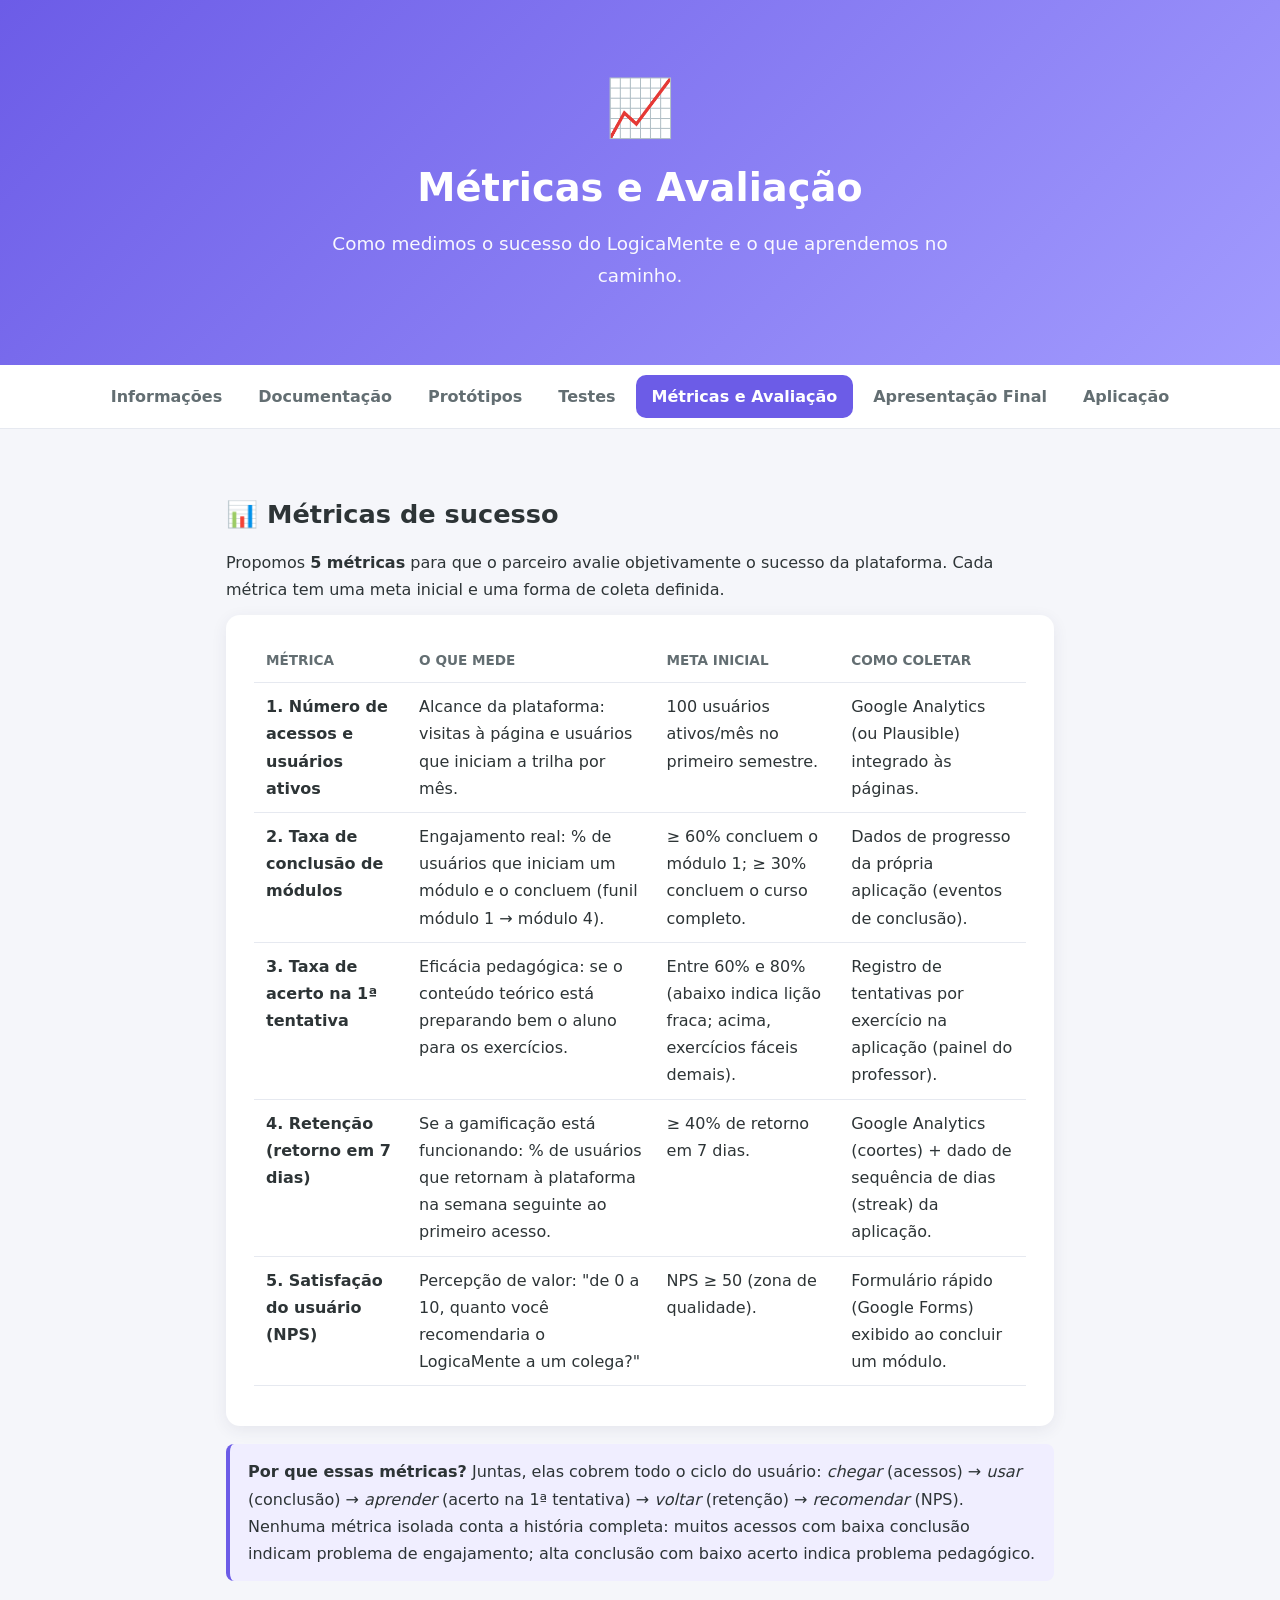
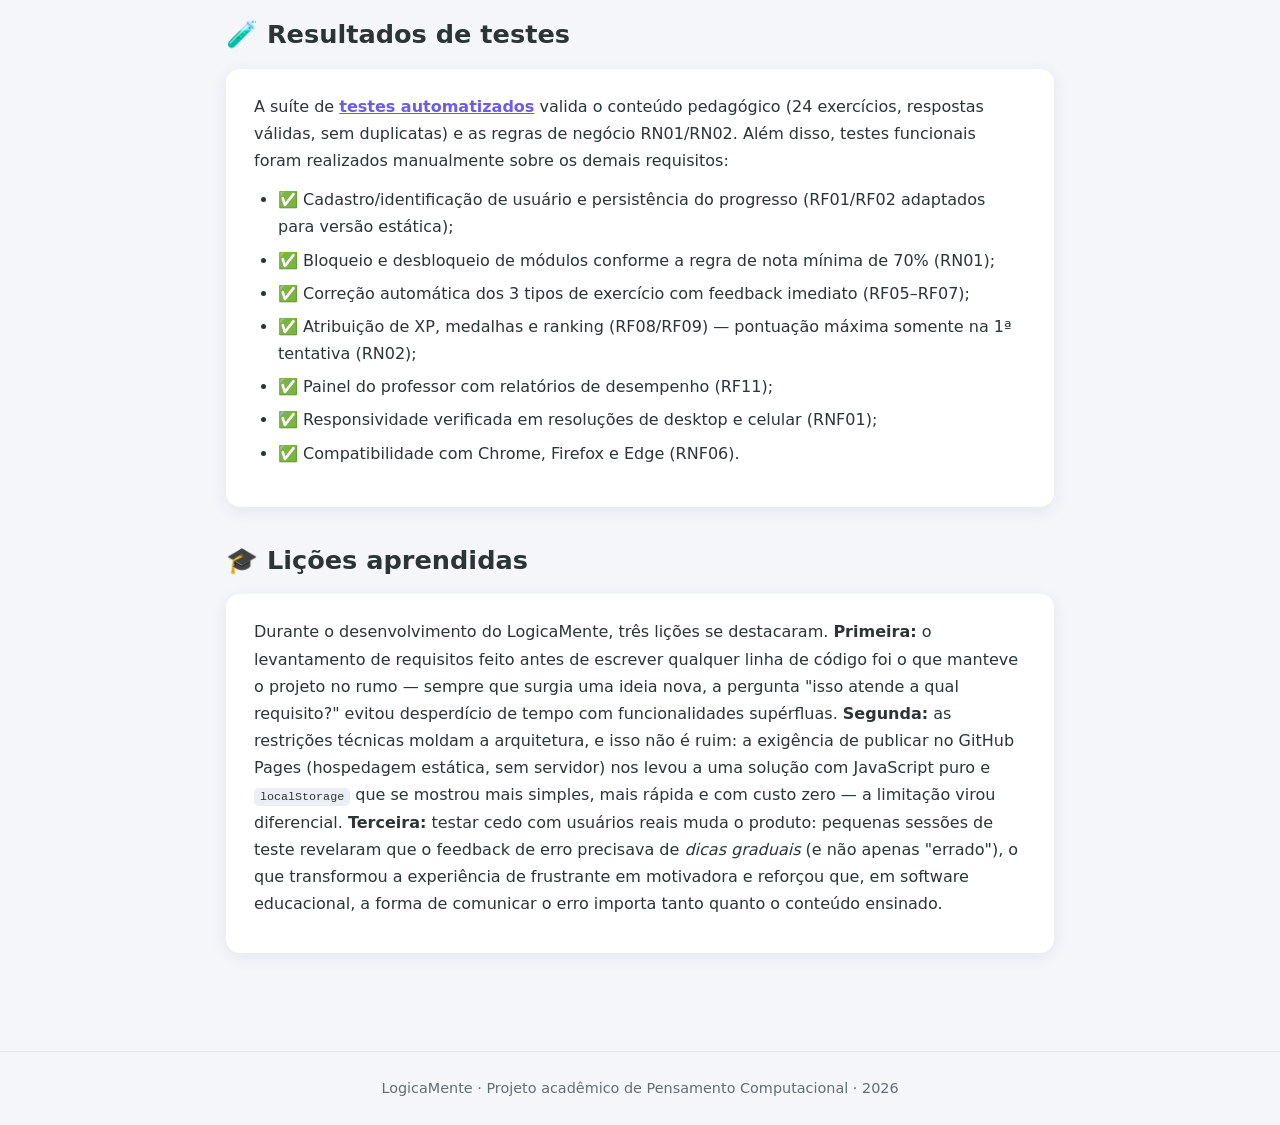
<file: metricas.html>
<!DOCTYPE html>
<html lang="pt-BR">
<head>
  <meta charset="UTF-8">
  <meta name="viewport" content="width=device-width, initial-scale=1.0">
  <title>LogicaMente — Métricas e Avaliação</title>
  <link rel="icon" href="data:image/svg+xml,<svg xmlns='http://www.w3.org/2000/svg' viewBox='0 0 100 100'><text y='.9em' font-size='90'>🧠</text></svg>">
  <link rel="stylesheet" href="assets/site.css?v=2">
</head>
<body>

  <header class="hero">
    <div class="emoji">📈</div>
    <h1>Métricas e Avaliação</h1>
    <p>Como medimos o sucesso do LogicaMente e o que aprendemos no caminho.</p>
  </header>

  <nav class="menu">
    <a href="index.html">Informações</a>
    <a href="documentacao.html">Documentação</a>
    <a href="prototipos.html">Protótipos</a>
    <a href="testes.html">Testes</a>
    <a href="metricas.html" class="ativo">Métricas e Avaliação</a>
    <a href="apresentacao.html">Apresentação Final</a>
    <a href="app/index.html">Aplicação</a>
  </nav>

  <main>
    <h2>📊 Métricas de sucesso</h2>
    <p>Propomos <strong>5 métricas</strong> para que o parceiro avalie objetivamente o sucesso da
    plataforma. Cada métrica tem uma meta inicial e uma forma de coleta definida.</p>

    <div class="tabela-wrap cartao">
      <table class="tabela">
        <thead>
          <tr><th>Métrica</th><th>O que mede</th><th>Meta inicial</th><th>Como coletar</th></tr>
        </thead>
        <tbody>
          <tr>
            <td><strong>1. Número de acessos e usuários ativos</strong></td>
            <td>Alcance da plataforma: visitas à página e usuários que iniciam a trilha por mês.</td>
            <td>100 usuários ativos/mês no primeiro semestre.</td>
            <td>Google Analytics (ou Plausible) integrado às páginas.</td>
          </tr>
          <tr>
            <td><strong>2. Taxa de conclusão de módulos</strong></td>
            <td>Engajamento real: % de usuários que iniciam um módulo e o concluem (funil módulo 1 → módulo 4).</td>
            <td>≥ 60% concluem o módulo 1; ≥ 30% concluem o curso completo.</td>
            <td>Dados de progresso da própria aplicação (eventos de conclusão).</td>
          </tr>
          <tr>
            <td><strong>3. Taxa de acerto na 1ª tentativa</strong></td>
            <td>Eficácia pedagógica: se o conteúdo teórico está preparando bem o aluno para os exercícios.</td>
            <td>Entre 60% e 80% (abaixo indica lição fraca; acima, exercícios fáceis demais).</td>
            <td>Registro de tentativas por exercício na aplicação (painel do professor).</td>
          </tr>
          <tr>
            <td><strong>4. Retenção (retorno em 7 dias)</strong></td>
            <td>Se a gamificação está funcionando: % de usuários que retornam à plataforma na semana seguinte ao primeiro acesso.</td>
            <td>≥ 40% de retorno em 7 dias.</td>
            <td>Google Analytics (coortes) + dado de sequência de dias (streak) da aplicação.</td>
          </tr>
          <tr>
            <td><strong>5. Satisfação do usuário (NPS)</strong></td>
            <td>Percepção de valor: "de 0 a 10, quanto você recomendaria o LogicaMente a um colega?"</td>
            <td>NPS ≥ 50 (zona de qualidade).</td>
            <td>Formulário rápido (Google Forms) exibido ao concluir um módulo.</td>
          </tr>
        </tbody>
      </table>
    </div>

    <div class="destaque">
      <strong>Por que essas métricas?</strong> Juntas, elas cobrem todo o ciclo do usuário:
      <em>chegar</em> (acessos) → <em>usar</em> (conclusão) → <em>aprender</em> (acerto na 1ª tentativa)
      → <em>voltar</em> (retenção) → <em>recomendar</em> (NPS). Nenhuma métrica isolada conta a
      história completa: muitos acessos com baixa conclusão indicam problema de engajamento;
      alta conclusão com baixo acerto indica problema pedagógico.
    </div>

    <h2>🧪 Resultados de testes</h2>
    <div class="cartao">
      <p>A suíte de <a href="testes.html">testes automatizados</a> valida o conteúdo pedagógico (24
      exercícios, respostas válidas, sem duplicatas) e as regras de negócio RN01/RN02. Além disso,
      testes funcionais foram realizados manualmente sobre os demais requisitos:</p>
      <ul>
        <li>✅ Cadastro/identificação de usuário e persistência do progresso (RF01/RF02 adaptados para versão estática);</li>
        <li>✅ Bloqueio e desbloqueio de módulos conforme a regra de nota mínima de 70% (RN01);</li>
        <li>✅ Correção automática dos 3 tipos de exercício com feedback imediato (RF05–RF07);</li>
        <li>✅ Atribuição de XP, medalhas e ranking (RF08/RF09) — pontuação máxima somente na 1ª tentativa (RN02);</li>
        <li>✅ Painel do professor com relatórios de desempenho (RF11);</li>
        <li>✅ Responsividade verificada em resoluções de desktop e celular (RNF01);</li>
        <li>✅ Compatibilidade com Chrome, Firefox e Edge (RNF06).</li>
      </ul>
    </div>

    <h2>🎓 Lições aprendidas</h2>
    <div class="cartao">
      <p>Durante o desenvolvimento do LogicaMente, três lições se destacaram. <strong>Primeira:</strong>
      o levantamento de requisitos feito antes de escrever qualquer linha de código foi o que manteve o
      projeto no rumo — sempre que surgia uma ideia nova, a pergunta "isso atende a qual requisito?"
      evitou desperdício de tempo com funcionalidades supérfluas. <strong>Segunda:</strong> as
      restrições técnicas moldam a arquitetura, e isso não é ruim: a exigência de publicar no GitHub
      Pages (hospedagem estática, sem servidor) nos levou a uma solução com JavaScript puro e
      <code>localStorage</code> que se mostrou mais simples, mais rápida e com custo zero — a limitação
      virou diferencial. <strong>Terceira:</strong> testar cedo com usuários reais muda o produto:
      pequenas sessões de teste revelaram que o feedback de erro precisava de <em>dicas graduais</em>
      (e não apenas "errado"), o que transformou a experiência de frustrante em motivadora e reforçou
      que, em software educacional, a forma de comunicar o erro importa tanto quanto o conteúdo ensinado.</p>
    </div>
  </main>

  <footer>
    LogicaMente · Projeto acadêmico de Pensamento Computacional · 2026
  </footer>
</body>
</html>
</file>
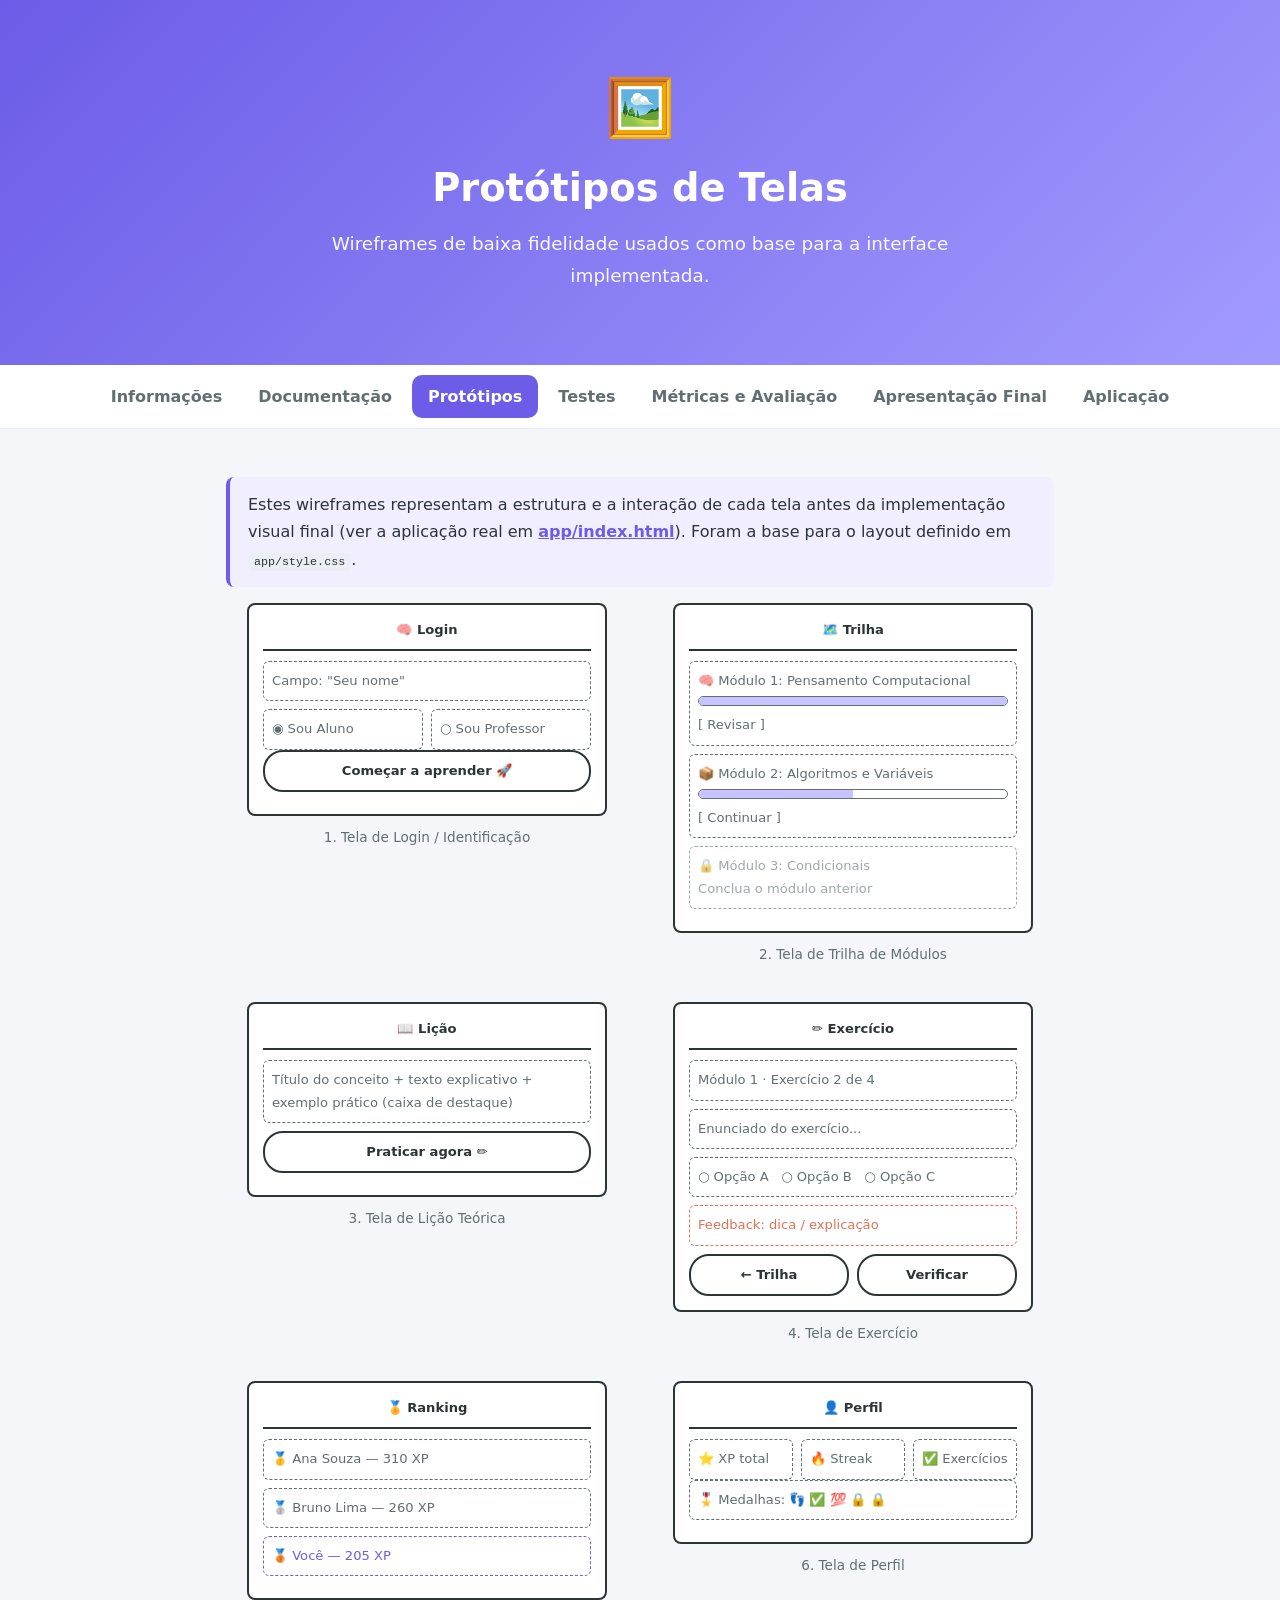
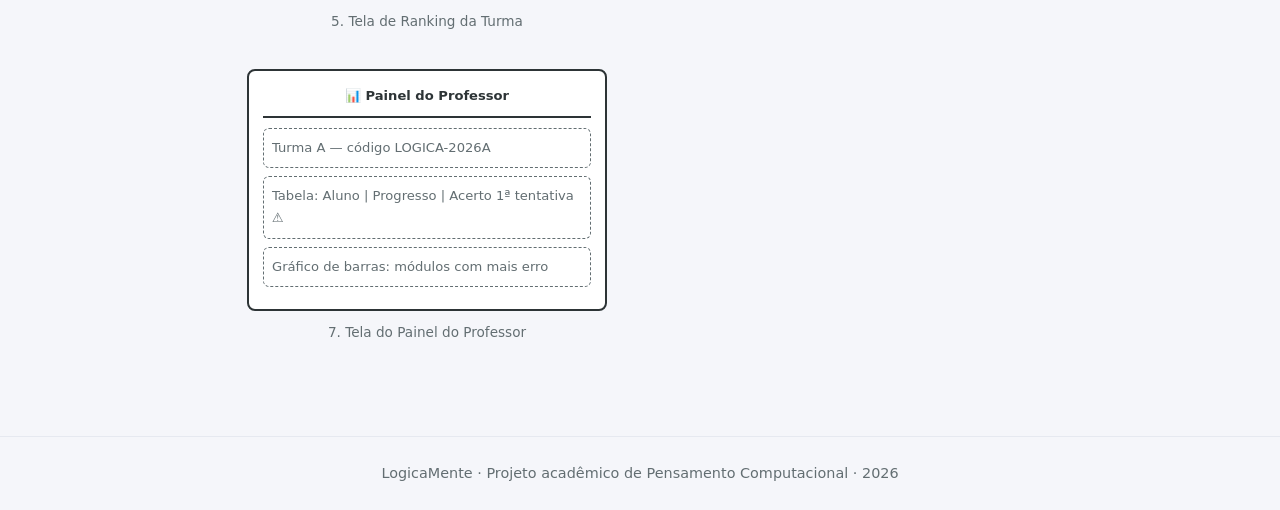
<file: prototipos.html>
<!DOCTYPE html>
<html lang="pt-BR">
<head>
  <meta charset="UTF-8">
  <meta name="viewport" content="width=device-width, initial-scale=1.0">
  <title>LogicaMente — Protótipos de Telas</title>
  <meta name="description" content="Protótipos de baixa fidelidade das telas do LogicaMente.">
  <link rel="icon" href="data:image/svg+xml,<svg xmlns='http://www.w3.org/2000/svg' viewBox='0 0 100 100'><text y='.9em' font-size='90'>🧠</text></svg>">
  <link rel="stylesheet" href="assets/site.css?v=2">
  <style>
    .wire { background:#fff; border:2px solid #2d3436; border-radius:8px; padding:14px; max-width:360px; margin:0 auto; font-size:0.82rem; }
    .wire-titulo { text-align:center; font-weight:700; border-bottom:2px solid #2d3436; padding-bottom:8px; margin-bottom:10px; }
    .wire-caixa { border:1.5px dashed #636e72; border-radius:6px; padding:8px; margin-bottom:8px; color:#636e72; }
    .wire-botao { border:2px solid #2d3436; border-radius:20px; text-align:center; padding:8px; margin-bottom:8px; font-weight:700; }
    .wire-linha { display:flex; gap:8px; }
    .wire-linha .wire-caixa, .wire-linha .wire-botao { flex:1; margin-bottom:0; }
    .wire-barra { height:10px; border:1px solid #636e72; border-radius:6px; overflow:hidden; margin:4px 0 8px; }
    .wire-barra > div { height:100%; background:#c8c2ff; }
    .grade-proto { display:grid; grid-template-columns: repeat(auto-fit, minmax(320px, 1fr)); gap:24px; }
    .proto-legenda { text-align:center; margin-top:10px; font-size:0.85rem; color:var(--texto-suave); }
  </style>
</head>
<body>

  <header class="hero">
    <div class="emoji">🖼️</div>
    <h1>Protótipos de Telas</h1>
    <p>Wireframes de baixa fidelidade usados como base para a interface implementada.</p>
  </header>

  <nav class="menu">
    <a href="index.html">Informações</a>
    <a href="documentacao.html">Documentação</a>
    <a href="prototipos.html" class="ativo">Protótipos</a>
    <a href="testes.html">Testes</a>
    <a href="metricas.html">Métricas e Avaliação</a>
    <a href="apresentacao.html">Apresentação Final</a>
    <a href="app/index.html">Aplicação</a>
  </nav>

  <main>
    <div class="destaque">
      Estes wireframes representam a estrutura e a interação de cada tela antes da implementação visual
      final (ver a aplicação real em <a href="app/index.html">app/index.html</a>). Foram a base para o
      layout definido em <code>app/style.css</code>.
    </div>

    <div class="grade-proto">

      <div>
        <div class="wire">
          <div class="wire-titulo">🧠 Login</div>
          <div class="wire-caixa">Campo: "Seu nome"</div>
          <div class="wire-linha">
            <div class="wire-caixa">◉ Sou Aluno</div>
            <div class="wire-caixa">○ Sou Professor</div>
          </div>
          <div class="wire-botao">Começar a aprender 🚀</div>
        </div>
        <p class="proto-legenda">1. Tela de Login / Identificação</p>
      </div>

      <div>
        <div class="wire">
          <div class="wire-titulo">🗺️ Trilha</div>
          <div class="wire-caixa">
            🧠 Módulo 1: Pensamento Computacional
            <div class="wire-barra"><div style="width:100%"></div></div>
            [ Revisar ]
          </div>
          <div class="wire-caixa">
            📦 Módulo 2: Algoritmos e Variáveis
            <div class="wire-barra"><div style="width:50%"></div></div>
            [ Continuar ]
          </div>
          <div class="wire-caixa" style="opacity:.6">
            🔒 Módulo 3: Condicionais<br>Conclua o módulo anterior
          </div>
        </div>
        <p class="proto-legenda">2. Tela de Trilha de Módulos</p>
      </div>

      <div>
        <div class="wire">
          <div class="wire-titulo">📖 Lição</div>
          <div class="wire-caixa">Título do conceito + texto explicativo + exemplo prático (caixa de destaque)</div>
          <div class="wire-botao">Praticar agora ✏️</div>
        </div>
        <p class="proto-legenda">3. Tela de Lição Teórica</p>
      </div>

      <div>
        <div class="wire">
          <div class="wire-titulo">✏️ Exercício</div>
          <div class="wire-caixa">Módulo 1 · Exercício 2 de 4</div>
          <div class="wire-caixa">Enunciado do exercício...</div>
          <div class="wire-caixa">○ Opção A &nbsp; ○ Opção B &nbsp; ○ Opção C</div>
          <div class="wire-caixa" style="border-color:#e17055;color:#e17055">Feedback: dica / explicação</div>
          <div class="wire-linha">
            <div class="wire-botao">← Trilha</div>
            <div class="wire-botao">Verificar</div>
          </div>
        </div>
        <p class="proto-legenda">4. Tela de Exercício</p>
      </div>

      <div>
        <div class="wire">
          <div class="wire-titulo">🏅 Ranking</div>
          <div class="wire-caixa">🥇 Ana Souza — 310 XP</div>
          <div class="wire-caixa">🥈 Bruno Lima — 260 XP</div>
          <div class="wire-caixa" style="border-color:#6c5ce7;color:#6c5ce7">🥉 Você — 205 XP</div>
        </div>
        <p class="proto-legenda">5. Tela de Ranking da Turma</p>
      </div>

      <div>
        <div class="wire">
          <div class="wire-titulo">👤 Perfil</div>
          <div class="wire-linha">
            <div class="wire-caixa">⭐ XP total</div>
            <div class="wire-caixa">🔥 Streak</div>
            <div class="wire-caixa">✅ Exercícios</div>
          </div>
          <div class="wire-caixa">🎖️ Medalhas: 👣 ✅ 💯 🔒 🔒</div>
        </div>
        <p class="proto-legenda">6. Tela de Perfil</p>
      </div>

      <div>
        <div class="wire">
          <div class="wire-titulo">📊 Painel do Professor</div>
          <div class="wire-caixa">Turma A — código LOGICA-2026A</div>
          <div class="wire-caixa">Tabela: Aluno | Progresso | Acerto 1ª tentativa ⚠️</div>
          <div class="wire-caixa">Gráfico de barras: módulos com mais erro</div>
        </div>
        <p class="proto-legenda">7. Tela do Painel do Professor</p>
      </div>

    </div>
  </main>

  <footer>
    LogicaMente · Projeto acadêmico de Pensamento Computacional · 2026
  </footer>
</body>
</html>
</file>
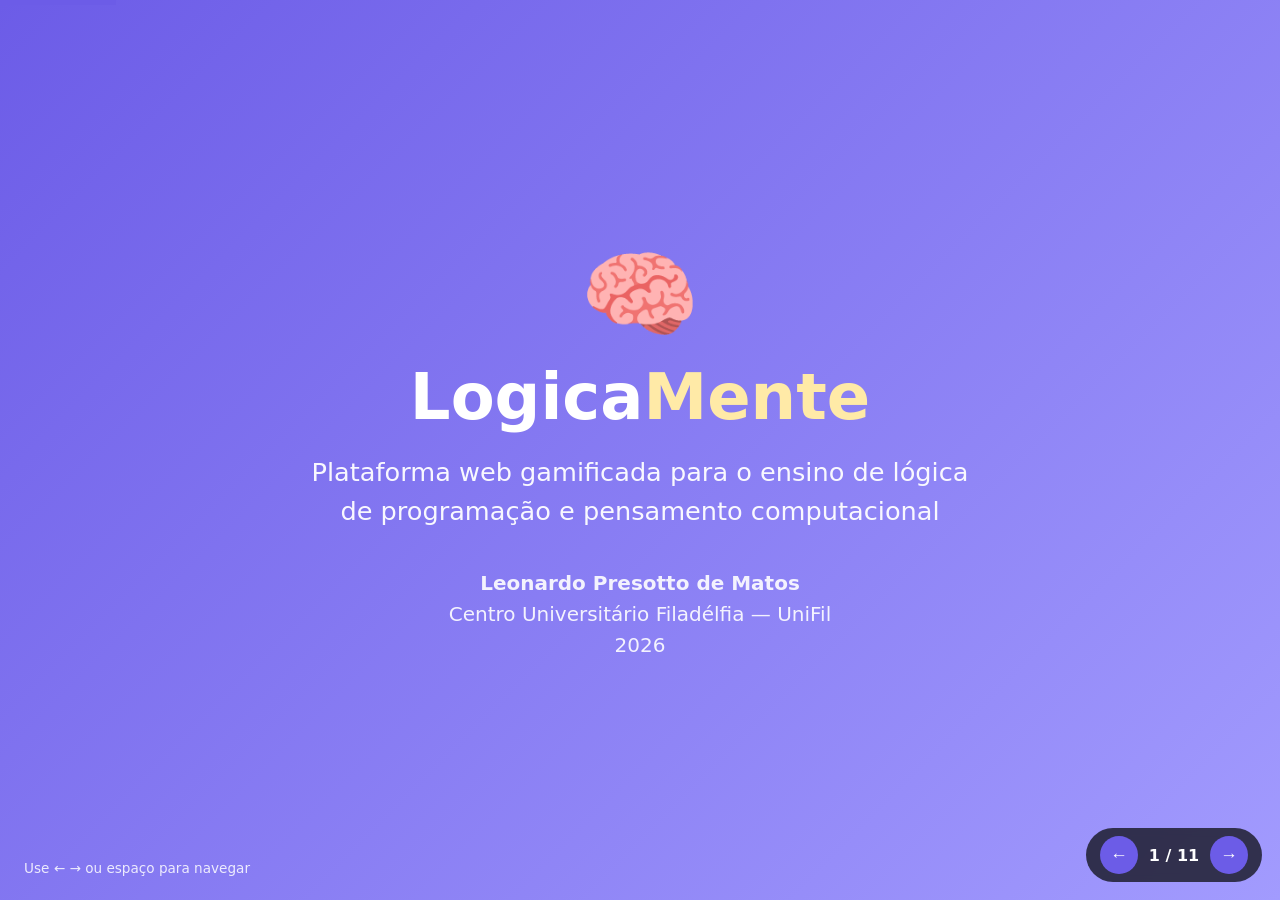
<file: slides.html>
<!DOCTYPE html>
<html lang="pt-BR">
<head>
  <meta charset="UTF-8">
  <meta name="viewport" content="width=device-width, initial-scale=1.0">
  <title>LogicaMente — Slides da Apresentação</title>
  <link rel="icon" href="data:image/svg+xml,<svg xmlns='http://www.w3.org/2000/svg' viewBox='0 0 100 100'><text y='.9em' font-size='90'>🧠</text></svg>">
  <style>
    :root {
      --roxo: #6c5ce7;
      --roxo-escuro: #5a4bd1;
      --lilas: #a29bfe;
      --verde: #00b894;
      --vermelho: #e17055;
      --texto: #2d3436;
      --texto-suave: #636e72;
      --borda: #e6e9f0;
    }
    * { margin: 0; padding: 0; box-sizing: border-box; }
    html, body { height: 100%; }
    body {
      font-family: "Segoe UI", system-ui, -apple-system, sans-serif;
      background: #1e1e2e; color: var(--texto); overflow: hidden;
    }

    .slide {
      position: absolute; inset: 0; display: none;
      flex-direction: column; justify-content: center;
      padding: 6vh 8vw; background: #fff;
      animation: entrar 0.35s ease;
    }
    .slide.ativo { display: flex; }
    @keyframes entrar { from { opacity: 0; transform: translateX(24px); } to { opacity: 1; transform: none; } }

    .slide h1 { font-size: clamp(2rem, 5.5vw, 4rem); line-height: 1.15; }
    .slide h2 {
      font-size: clamp(1.5rem, 3.4vw, 2.4rem); margin-bottom: 3vh; color: var(--roxo-escuro);
      display: flex; align-items: center; gap: 14px;
    }
    .slide p, .slide li { font-size: clamp(1rem, 1.9vw, 1.35rem); line-height: 1.55; }
    .slide ul, .slide ol { margin-left: 1.4em; }
    .slide li { margin-bottom: 1.2vh; }
    .suave { color: var(--texto-suave); }
    strong { color: var(--roxo-escuro); }

    .capa { background: linear-gradient(135deg, var(--roxo) 0%, var(--lilas) 100%); color: #fff; text-align: center; align-items: center; }
    .capa .emoji { font-size: clamp(3.5rem, 9vw, 6rem); margin-bottom: 1vh; }
    .capa h1 span { color: #ffeaa7; }
    .capa .sub { font-size: clamp(1.1rem, 2.4vw, 1.6rem); max-width: 26em; margin: 2vh auto 4vh; opacity: 0.95; }
    .capa .autor { font-size: clamp(1rem, 1.8vw, 1.25rem); opacity: 0.9; }
    .capa strong { color: #fff; }

    .colunas { display: grid; grid-template-columns: 1fr 1fr; gap: 3vw; align-items: start; }
    .cartao {
      background: #f5f6fa; border: 1px solid var(--borda);
      border-radius: 16px; padding: 2.4vh 1.6vw; margin-bottom: 1.6vh;
    }
    .cartao h3 { font-size: clamp(1.05rem, 2vw, 1.4rem); margin-bottom: 0.6vh; }
    .cartao p, .cartao li { font-size: clamp(0.9rem, 1.6vw, 1.15rem); }
    .destaque { border-left: 6px solid var(--roxo); background: #f0eeff; }
    .ok { border-left: 6px solid var(--verde); }
    .num {
      display: inline-flex; align-items: center; justify-content: center;
      min-width: 2em; height: 2em; border-radius: 50%; background: var(--roxo);
      color: #fff; font-weight: 800; margin-right: 0.5em; font-size: 0.9em;
    }
    .grande-numero { font-size: clamp(2.4rem, 6vw, 4.5rem); font-weight: 800; color: var(--roxo); line-height: 1; }
    .rodape-slide { position: absolute; bottom: 3vh; left: 8vw; color: var(--texto-suave); font-size: 0.85rem; }

    .controles {
      position: fixed; bottom: 18px; right: 18px; z-index: 20;
      display: flex; align-items: center; gap: 10px;
      background: rgba(30, 30, 46, 0.85); color: #fff;
      border-radius: 999px; padding: 8px 14px; backdrop-filter: blur(4px);
    }
    .controles button {
      background: var(--roxo); color: #fff; border: none; border-radius: 50%;
      width: 38px; height: 38px; font-size: 1.1rem; cursor: pointer;
    }
    .controles button:hover { background: var(--roxo-escuro); }
    #contador { font-weight: 700; min-width: 52px; text-align: center; }
    .barra-progresso { position: fixed; top: 0; left: 0; height: 5px; background: var(--roxo); z-index: 20; transition: width 0.3s; }
    .dica-teclado { position: fixed; bottom: 24px; left: 24px; color: rgba(255,255,255,0.85); font-size: 0.85rem; z-index: 20; }

    @media (max-width: 700px) { .colunas { grid-template-columns: 1fr; } .dica-teclado { display: none; } }
  </style>
</head>
<body>

  <div class="barra-progresso" id="progresso"></div>

  <!-- 1. Capa -->
  <section class="slide capa ativo">
    <div class="emoji">🧠</div>
    <h1>Logica<span>Mente</span></h1>
    <p class="sub">Plataforma web gamificada para o ensino de lógica de programação e pensamento computacional</p>
    <p class="autor"><strong>Leonardo Presotto de Matos</strong><br>Centro Universitário Filadélfia — UniFil<br>2026</p>
  </section>

  <!-- 2. O problema -->
  <section class="slide">
    <h2>🚨 O problema</h2>
    <div class="colunas">
      <div>
        <div class="cartao"><h3>Reprovação e desistência</h3><p>Disciplinas introdutórias de programação registram taxas de reprovação que frequentemente ultrapassam <strong>30–50%</strong>.</p></div>
        <div class="cartao"><h3>Falta de base lógica</h3><p>O aluno enfrenta <strong>sintaxe + lógica + resolução de problemas</strong> ao mesmo tempo, sem preparo prévio.</p></div>
      </div>
      <div>
        <div class="cartao"><h3>Feedback tardio</h3><p>No modelo tradicional, o erro só é descoberto <strong>dias depois</strong>, na correção da prova.</p></div>
        <div class="cartao"><h3>Ritmos diferentes</h3><p>Turmas heterogêneas deixam alunos com dificuldade <strong>para trás</strong>, sem acompanhamento individual.</p></div>
      </div>
    </div>
    <p class="suave" style="margin-top:2vh">Contexto: o pensamento computacional é habilidade prevista na <strong>BNCC</strong> — o problema começa antes da faculdade.</p>
  </section>

  <!-- 3. A solução -->
  <section class="slide">
    <h2>💡 A solução: LogicaMente</h2>
    <div class="colunas">
      <div>
        <div class="cartao destaque"><h3>🗺️ Trilha progressiva</h3><p>4 módulos: Pensamento Computacional → Algoritmos e Variáveis → Condicionais → Laços de Repetição.</p></div>
        <div class="cartao destaque"><h3>✏️ Prática com correção automática</h3><p>24 exercícios em 3 formatos: múltipla escolha, V/F e ordenação de blocos de código (Parsons problems).</p></div>
        <div class="cartao destaque"><h3>💬 Feedback imediato</h3><p>Dica ao errar, explicação ao acertar — o erro vira aprendizado na hora.</p></div>
      </div>
      <div>
        <div class="cartao destaque"><h3>🏅 Gamificação</h3><p>XP, 5 medalhas, sequência de dias de estudo e ranking da turma.</p></div>
        <div class="cartao destaque"><h3>📊 Painel do professor</h3><p>Relatórios de progresso e identificação de alunos que precisam de reforço.</p></div>
        <div class="cartao destaque"><h3>🌐 100% web e gratuita</h3><p>Roda em qualquer navegador, sem instalação — inclusive em laboratórios de escolas públicas.</p></div>
      </div>
    </div>
  </section>

  <!-- 4. Requisitos -->
  <section class="slide">
    <h2>📋 Requisitos que guiaram o desenvolvimento</h2>
    <div class="colunas">
      <div>
        <div class="cartao"><h3>Funcionais (principais)</h3>
          <ul>
            <li>Trilha com desbloqueio progressivo (RF03)</li>
            <li>Exercícios interativos + correção automática (RF05/RF06)</li>
            <li>Feedback com dicas graduais (RF07)</li>
            <li>XP, medalhas e ranking (RF08/RF09)</li>
            <li>Relatórios para o professor (RF11)</li>
          </ul>
        </div>
      </div>
      <div>
        <div class="cartao"><h3>Não funcionais</h3>
          <ul>
            <li>Web e responsivo (RNF01)</li>
            <li>Interface para iniciantes (RNF02)</li>
            <li>Disponível 24/7, custo zero (RNF05)</li>
          </ul>
        </div>
        <div class="cartao destaque"><h3>Regras de negócio</h3>
          <ul>
            <li><strong>RN01:</strong> nota ≥ 70% desbloqueia o próximo módulo</li>
            <li><strong>RN02:</strong> pontuação máxima só na 1ª tentativa</li>
            <li><strong>RN03:</strong> ranking restrito à turma</li>
          </ul>
        </div>
      </div>
    </div>
  </section>

  <!-- 5. Processo -->
  <section class="slide">
    <h2>⚙️ Processo de desenvolvimento</h2>
    <ol>
      <li><span class="num">1</span><strong>Análise:</strong> definição do problema, justificativa (BNCC, evasão) e levantamento de requisitos;</li>
      <li><span class="num">2</span><strong>Projeto:</strong> desenho da trilha pedagógica, das regras de negócio e da arquitetura;</li>
      <li><span class="num">3</span><strong>Implementação:</strong> desenvolvimento iterativo — conteúdo pedagógico primeiro, depois a lógica, depois o visual;</li>
      <li><span class="num">4</span><strong>Testes:</strong> validação automatizada do conteúdo e testes funcionais de cada requisito;</li>
      <li><span class="num">5</span><strong>Publicação:</strong> versionamento no GitHub e deploy no GitHub Pages.</li>
    </ol>
    <p class="suave" style="margin-top:2.5vh">A cada nova ideia, a pergunta-filtro: <em>"isso atende a qual requisito?"</em></p>
  </section>

  <!-- 6. Arquitetura -->
  <section class="slide">
    <h2>🏗️ Arquitetura e diferenciais técnicos</h2>
    <div class="colunas">
      <div>
        <div class="cartao"><h3>Stack</h3>
          <ul>
            <li><strong>HTML5 + CSS3 + JavaScript puro</strong> — sem frameworks, sem build, carregamento instantâneo;</li>
            <li><strong>localStorage</strong> — progresso persistido no navegador;</li>
            <li><strong>GitHub Pages</strong> — hospedagem gratuita e disponível 24/7.</li>
          </ul>
        </div>
      </div>
      <div>
        <div class="cartao destaque"><h3>Decisão-chave</h3>
          <p>Aplicação <strong>100% estática</strong>: toda a lógica (correção, XP, desbloqueio) roda no cliente. Sem servidor e sem banco de dados = <strong>custo zero</strong> e nenhum ponto de falha.</p>
        </div>
        <div class="cartao"><h3>Separação clara</h3>
          <p><code>data.js</code> (conteúdo pedagógico) separado de <code>app.js</code> (lógica) — adicionar um módulo novo não exige mexer na lógica.</p>
        </div>
      </div>
    </div>
  </section>

  <!-- 7. Demonstração -->
  <section class="slide capa">
    <div class="emoji">🖥️</div>
    <h1>Demonstração ao vivo</h1>
    <p class="sub">Trilha → lição → exercício (erro, dica e acerto) → XP e medalha → ranking → painel do professor → módulo bloqueado</p>
    <p class="autor">leomatos01.github.io/leomatos01/app/</p>
  </section>

  <!-- 8. Testes -->
  <section class="slide">
    <h2>🧪 Resultados de testes</h2>
    <div class="colunas">
      <div>
        <div class="cartao ok"><p>✅ Correção automática dos 3 tipos de exercício com feedback imediato</p></div>
        <div class="cartao ok"><p>✅ Desbloqueio de módulos conforme a nota mínima de 70% (RN01)</p></div>
        <div class="cartao ok"><p>✅ XP máximo apenas na 1ª tentativa (RN02) + medalhas e ranking</p></div>
      </div>
      <div>
        <div class="cartao ok"><p>✅ Teste automatizado dos 24 exercícios (respostas válidas, sem duplicados) e da fórmula de nota</p></div>
        <div class="cartao ok"><p>✅ Persistência do progresso entre sessões (localStorage)</p></div>
        <div class="cartao ok"><p>✅ Responsividade (desktop/celular) e compatibilidade Chrome, Firefox e Edge</p></div>
      </div>
    </div>
  </section>

  <!-- 9. Métricas -->
  <section class="slide">
    <h2>📈 Métricas de sucesso</h2>
    <div class="colunas">
      <div>
        <div class="cartao"><h3><span class="num">1</span>Usuários ativos/mês</h3><p>Meta: 100 no 1º semestre · Google Analytics</p></div>
        <div class="cartao"><h3><span class="num">2</span>Conclusão de módulos</h3><p>Meta: ≥ 60% no módulo 1; ≥ 30% no curso completo</p></div>
        <div class="cartao"><h3><span class="num">3</span>Acerto na 1ª tentativa</h3><p>Meta: entre 60% e 80% (eficácia pedagógica)</p></div>
      </div>
      <div>
        <div class="cartao"><h3><span class="num">4</span>Retenção em 7 dias</h3><p>Meta: ≥ 40% retornam na semana seguinte</p></div>
        <div class="cartao"><h3><span class="num">5</span>Satisfação (NPS)</h3><p>Meta: NPS ≥ 50 · formulário ao concluir módulo</p></div>
        <div class="cartao destaque"><p>Juntas cobrem o ciclo completo: <strong>chegar → usar → aprender → voltar → recomendar</strong>.</p></div>
      </div>
    </div>
  </section>

  <!-- 10. Lições e próximos passos -->
  <section class="slide">
    <h2>🎓 Lições aprendidas e próximos passos</h2>
    <div class="colunas">
      <div>
        <div class="cartao destaque"><h3>Lições</h3>
          <ul>
            <li>Requisitos definidos <strong>antes do código</strong> mantêm o projeto no rumo;</li>
            <li>Restrições técnicas <strong>moldam a arquitetura</strong> — e podem virar diferencial;</li>
            <li>Em software educacional, a forma de <strong>comunicar o erro</strong> importa tanto quanto o conteúdo.</li>
          </ul>
        </div>
      </div>
      <div>
        <div class="cartao"><h3>Próximos passos</h3>
          <ul>
            <li>Backend real com turmas online e contas persistentes;</li>
            <li>Editor de conteúdo para o professor (RF12 completo);</li>
            <li>Novos módulos: vetores, funções e matrizes.</li>
          </ul>
        </div>
      </div>
    </div>
  </section>

  <!-- 11. Encerramento -->
  <section class="slide capa">
    <div class="emoji">🙌</div>
    <h1>Obrigado!</h1>
    <p class="sub">LogicaMente — aprender lógica de programação pode ser divertido.</p>
    <p class="autor"><strong>Leonardo Presotto de Matos</strong> · UniFil<br>
      Site: leomatos01.github.io/leomatos01 · Código: github.com/leomatos01/leomatos01</p>
  </section>

  <div class="dica-teclado">Use ← → ou espaço para navegar</div>
  <div class="controles">
    <button id="btn-ant" title="Anterior">←</button>
    <span id="contador">1 / 11</span>
    <button id="btn-prox" title="Próximo">→</button>
  </div>

  <script>
    const slides = [...document.querySelectorAll(".slide")];
    let atual = 0;

    function ir(n) {
      atual = Math.max(0, Math.min(slides.length - 1, n));
      slides.forEach((s, i) => s.classList.toggle("ativo", i === atual));
      document.getElementById("contador").textContent = `${atual + 1} / ${slides.length}`;
      document.getElementById("progresso").style.width = `${((atual + 1) / slides.length) * 100}%`;
      location.hash = atual + 1;
    }

    document.getElementById("btn-prox").onclick = () => ir(atual + 1);
    document.getElementById("btn-ant").onclick = () => ir(atual - 1);
    document.addEventListener("keydown", e => {
      if (["ArrowRight", " ", "PageDown"].includes(e.key)) { e.preventDefault(); ir(atual + 1); }
      if (["ArrowLeft", "PageUp"].includes(e.key)) { e.preventDefault(); ir(atual - 1); }
      if (e.key === "Home") ir(0);
      if (e.key === "End") ir(slides.length - 1);
    });

    const hash = parseInt(location.hash.slice(1), 10);
    ir(isNaN(hash) ? 0 : hash - 1);
  </script>
</body>
</html>
</file>
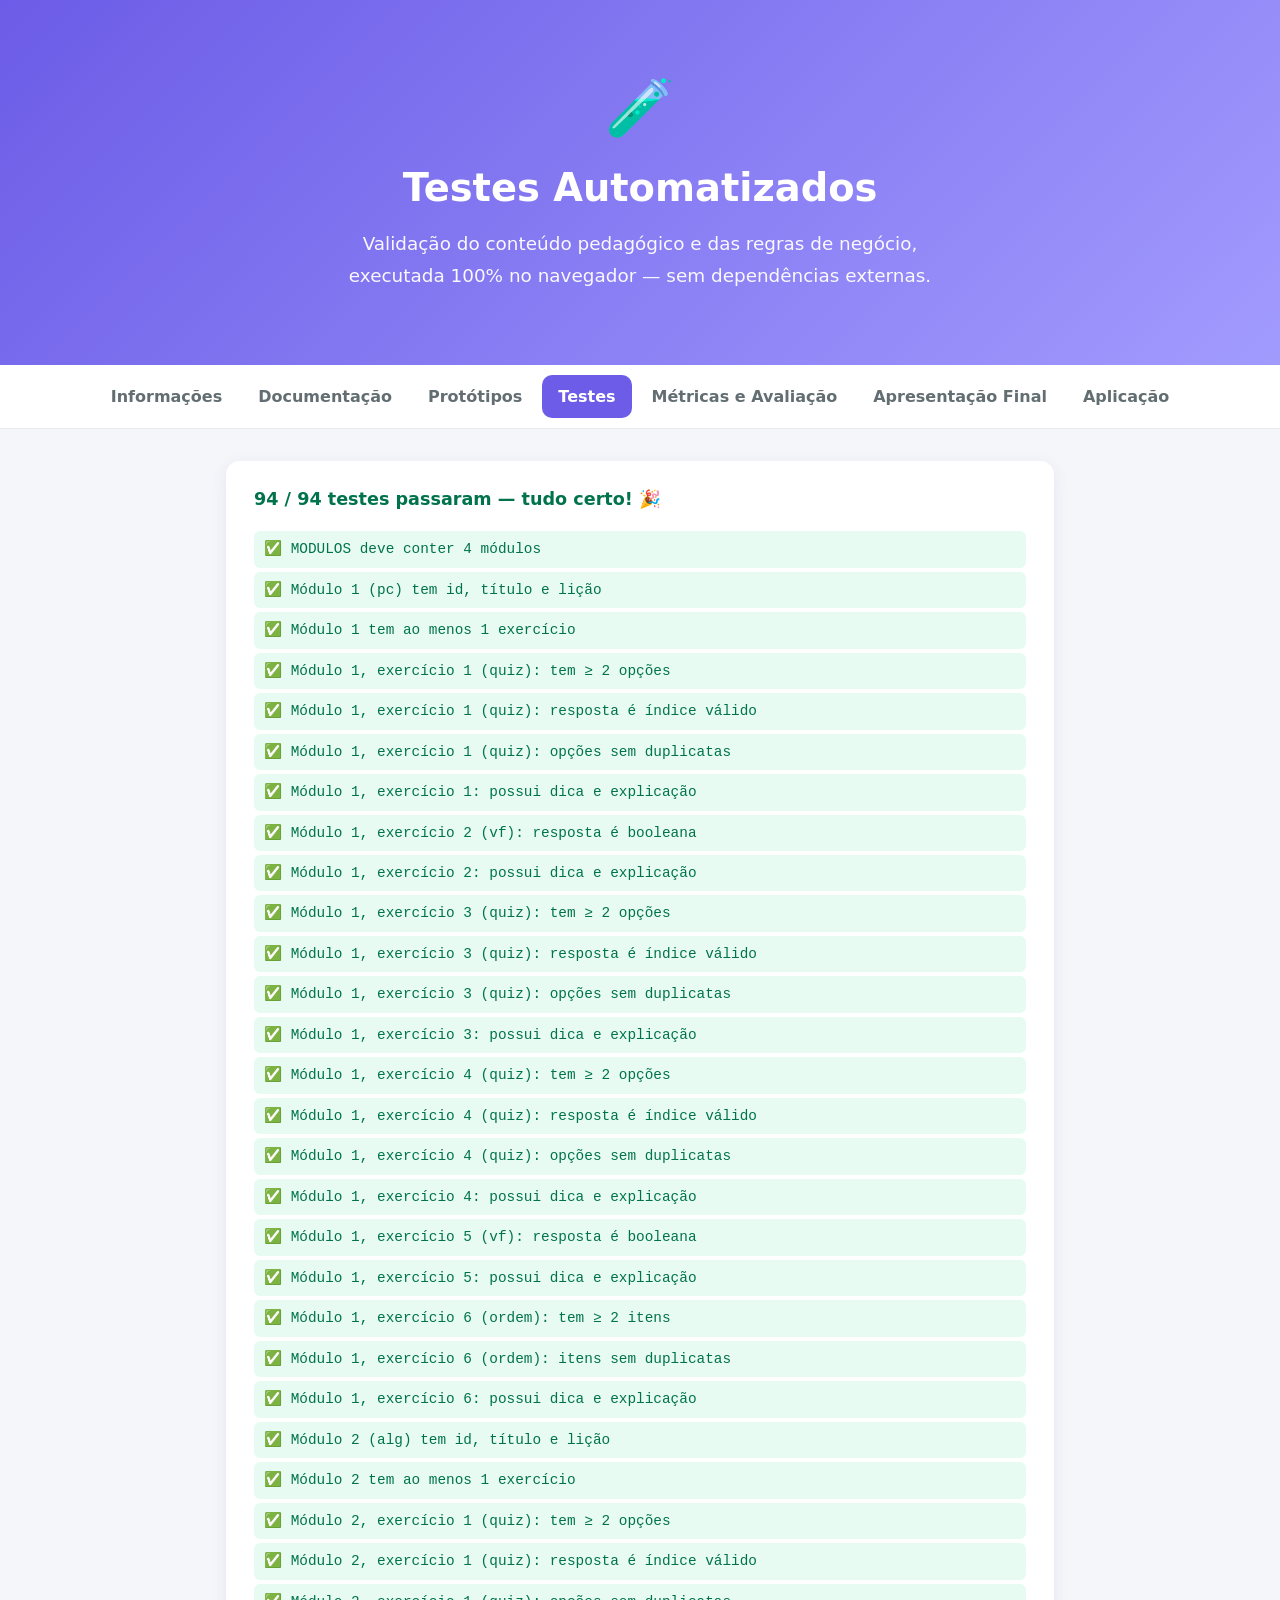
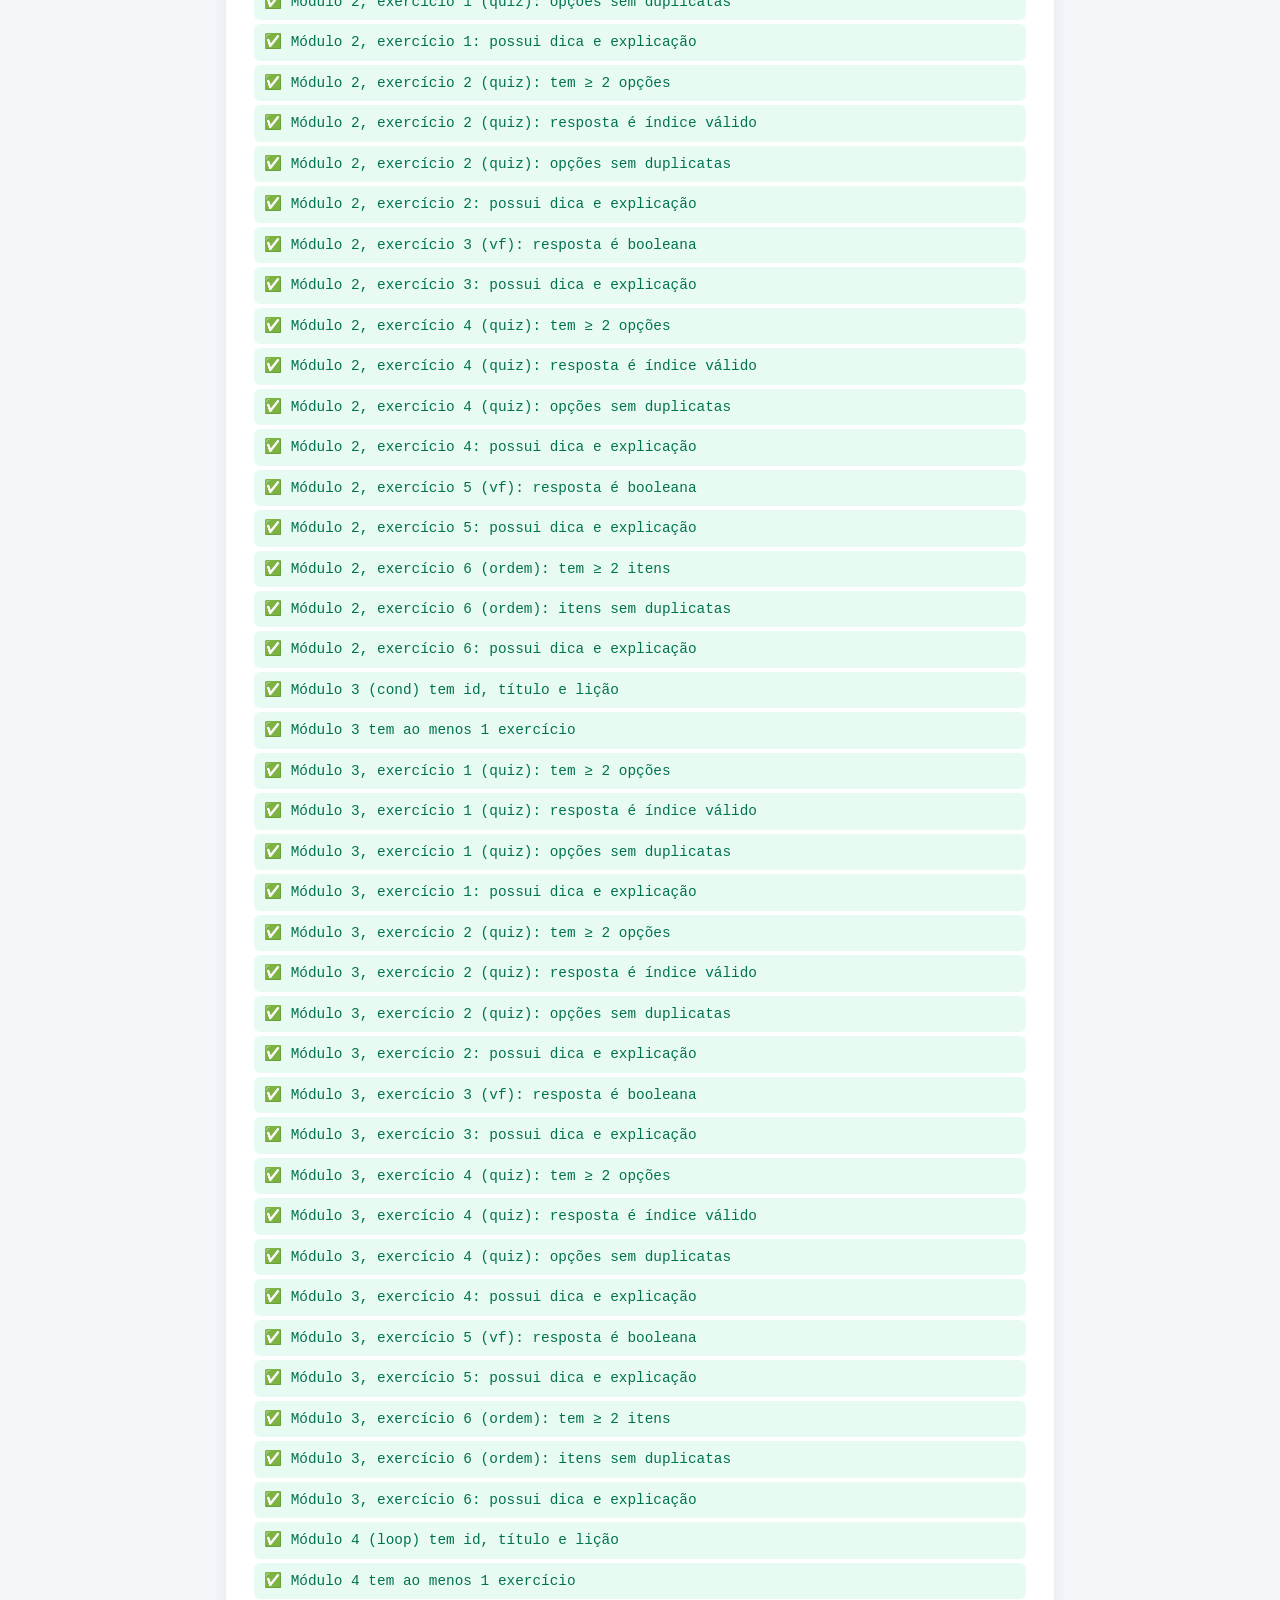
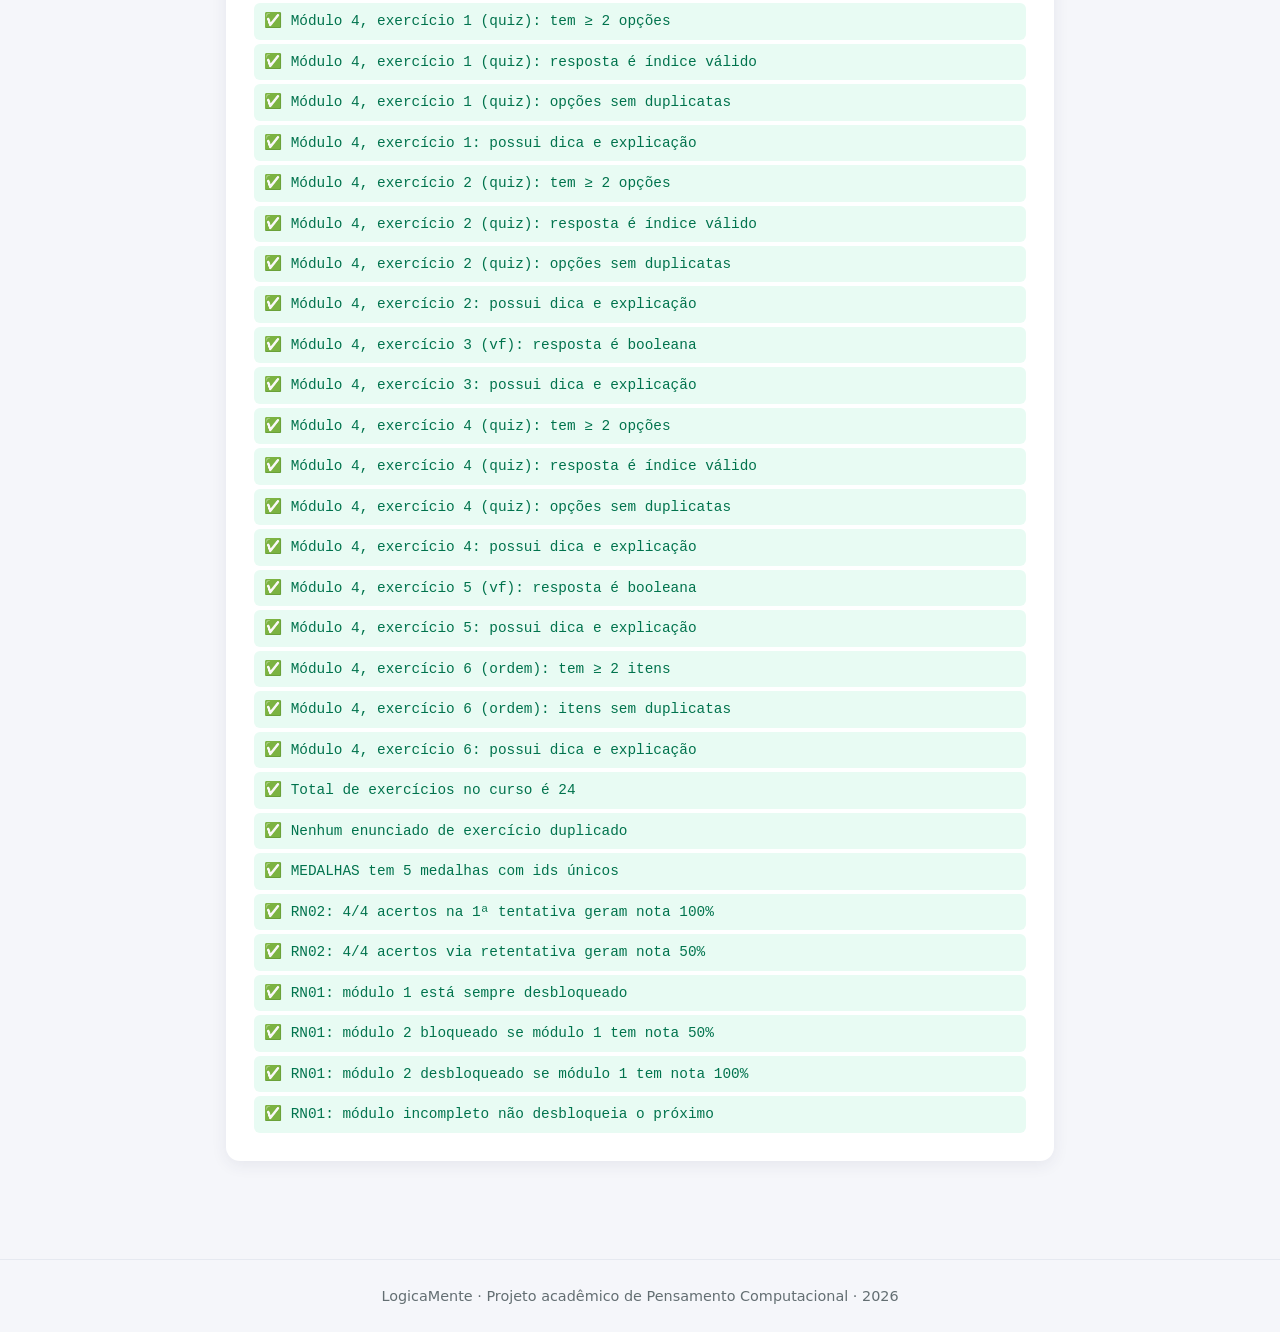
<file: testes.html>
<!DOCTYPE html>
<html lang="pt-BR">
<head>
  <meta charset="UTF-8">
  <meta name="viewport" content="width=device-width, initial-scale=1.0">
  <title>LogicaMente — Testes Automatizados</title>
  <meta name="description" content="Suíte de testes automatizados do conteúdo pedagógico e das regras de negócio do LogicaMente, executada no navegador.">
  <link rel="icon" href="data:image/svg+xml,<svg xmlns='http://www.w3.org/2000/svg' viewBox='0 0 100 100'><text y='.9em' font-size='90'>🧠</text></svg>">
  <link rel="stylesheet" href="assets/site.css?v=2">
  <style>
    .resultado { font-family: Consolas, "Courier New", monospace; font-size: 0.9rem; }
    .linha-teste { padding: 6px 10px; border-radius: 6px; margin-bottom: 4px; }
    .linha-teste.ok { background: #e8fbf3; color: #00734d; }
    .linha-teste.falha { background: #fdecea; color: #c0392b; font-weight: 700; }
    #resumo { font-size: 1.1rem; font-weight: 700; margin-bottom: 16px; }
  </style>
</head>
<body>

  <header class="hero">
    <div class="emoji">🧪</div>
    <h1>Testes Automatizados</h1>
    <p>Validação do conteúdo pedagógico e das regras de negócio, executada 100% no navegador — sem dependências externas.</p>
  </header>

  <nav class="menu">
    <a href="index.html">Informações</a>
    <a href="documentacao.html">Documentação</a>
    <a href="prototipos.html">Protótipos</a>
    <a href="testes.html" class="ativo">Testes</a>
    <a href="metricas.html">Métricas e Avaliação</a>
    <a href="apresentacao.html">Apresentação Final</a>
    <a href="app/index.html">Aplicação</a>
  </nav>

  <main>
    <div class="cartao">
      <div id="resumo">Executando testes...</div>
      <div id="resultados" class="resultado"></div>
    </div>
  </main>

  <footer>
    LogicaMente · Projeto acadêmico de Pensamento Computacional · 2026
  </footer>

  <script src="app/data.js"></script>
  <script>
    // Suíte de testes independente do DOM da aplicação: valida data.js (conteúdo pedagógico)
    // e reimplementa as regras de negócio RN01/RN02 sobre um estado simulado, espelhando
    // a lógica de app/app.js (notaModulo, moduloDesbloqueado) para testá-la isoladamente.

    const NOTA_MINIMA = 70;
    const resultados = [];

    function afirmar(descricao, condicao) {
      resultados.push({ descricao, ok: !!condicao });
    }

    // ---- Testes de integridade do conteúdo pedagógico (data.js) ----

    afirmar("MODULOS deve conter 4 módulos", Array.isArray(MODULOS) && MODULOS.length === 4);

    let totalExercicios = 0;
    const enunciadosVistos = new Set();
    let enunciadosDuplicados = false;

    MODULOS.forEach((mod, mi) => {
      afirmar(`Módulo ${mi + 1} (${mod.id}) tem id, título e lição`, !!(mod.id && mod.titulo && mod.licao));
      afirmar(`Módulo ${mi + 1} tem ao menos 1 exercício`, Array.isArray(mod.exercicios) && mod.exercicios.length > 0);

      mod.exercicios.forEach((ex, ei) => {
        totalExercicios++;
        const label = `Módulo ${mi + 1}, exercício ${ei + 1}`;

        if (enunciadosVistos.has(ex.enunciado)) enunciadosDuplicados = true;
        enunciadosVistos.add(ex.enunciado);

        if (ex.tipo === "quiz") {
          afirmar(`${label} (quiz): tem ≥ 2 opções`, Array.isArray(ex.opcoes) && ex.opcoes.length >= 2);
          afirmar(`${label} (quiz): resposta é índice válido`, Number.isInteger(ex.resposta) && ex.resposta >= 0 && ex.resposta < ex.opcoes.length);
          const opcoesUnicas = new Set(ex.opcoes);
          afirmar(`${label} (quiz): opções sem duplicatas`, opcoesUnicas.size === ex.opcoes.length);
        } else if (ex.tipo === "vf") {
          afirmar(`${label} (vf): resposta é booleana`, typeof ex.resposta === "boolean");
        } else if (ex.tipo === "ordem") {
          afirmar(`${label} (ordem): tem ≥ 2 itens`, Array.isArray(ex.itens) && ex.itens.length >= 2);
          const itensUnicos = new Set(ex.itens);
          afirmar(`${label} (ordem): itens sem duplicatas`, itensUnicos.size === ex.itens.length);
        } else {
          afirmar(`${label}: tipo de exercício reconhecido (quiz/vf/ordem)`, false);
        }

        afirmar(`${label}: possui dica e explicação`, !!(ex.dica && ex.explicacao));
      });
    });

    afirmar("Total de exercícios no curso é 24", totalExercicios === 24);
    afirmar("Nenhum enunciado de exercício duplicado", !enunciadosDuplicados);

    const idsMedalhas = new Set(MEDALHAS.map(m => m.id));
    afirmar("MEDALHAS tem 5 medalhas com ids únicos", MEDALHAS.length === 5 && idsMedalhas.size === MEDALHAS.length);

    // ---- Testes das regras de negócio (RN01/RN02), com estado simulado ----
    // Espelha a lógica de notaModulo()/moduloDesbloqueado() em app/app.js.

    function notaModuloSimulada(progressoModulo) {
      let pontos = 0;
      progressoModulo.forEach(e => { if (e.resolvido) pontos += e.primeira ? 1 : 0.5; });
      return Math.round((pontos / progressoModulo.length) * 100);
    }

    function moduloConcluidoSimulado(progressoModulo) {
      return progressoModulo.every(e => e.resolvido);
    }

    function moduloDesbloqueadoSimulado(indice, progresso) {
      if (indice === 0) return true;
      const anterior = progresso[indice - 1];
      return moduloConcluidoSimulado(anterior) && notaModuloSimulada(anterior) >= NOTA_MINIMA;
    }

    // RN02: acerto na 1ª tentativa vale nota cheia; todos os 4 exercícios na 1ª tentativa => 100%
    const modTodosPrimeira = [1, 2, 3, 4].map(() => ({ resolvido: true, primeira: true }));
    afirmar("RN02: 4/4 acertos na 1ª tentativa geram nota 100%", notaModuloSimulada(modTodosPrimeira) === 100);

    // RN02: acerto todo via retentativa vale metade (50%)
    const modTodosRetentativa = [1, 2, 3, 4].map(() => ({ resolvido: true, primeira: false }));
    afirmar("RN02: 4/4 acertos via retentativa geram nota 50%", notaModuloSimulada(modTodosRetentativa) === 50);

    // RN01: módulo 1 (índice 0) sempre desbloqueado
    afirmar("RN01: módulo 1 está sempre desbloqueado", moduloDesbloqueadoSimulado(0, [modTodosPrimeira]) === true);

    // RN01: módulo 2 desbloqueado somente se módulo 1 tiver nota >= 70%
    const progressoComNotaBaixa = [modTodosRetentativa, []];
    afirmar("RN01: módulo 2 bloqueado se módulo 1 tem nota 50%", moduloDesbloqueadoSimulado(1, progressoComNotaBaixa) === false);

    const progressoComNotaAlta = [modTodosPrimeira, []];
    afirmar("RN01: módulo 2 desbloqueado se módulo 1 tem nota 100%", moduloDesbloqueadoSimulado(1, progressoComNotaAlta) === true);

    // RN01: módulo incompleto nunca desbloqueia o próximo, mesmo com boas notas parciais
    const progressoIncompleto = [[{ resolvido: true, primeira: true }, { resolvido: false, primeira: false }], []];
    afirmar("RN01: módulo incompleto não desbloqueia o próximo", moduloDesbloqueadoSimulado(1, progressoIncompleto) === false);

    // ---- Renderização dos resultados ----
    const container = document.getElementById("resultados");
    const falhas = resultados.filter(r => !r.ok);

    resultados.forEach(r => {
      const div = document.createElement("div");
      div.className = "linha-teste " + (r.ok ? "ok" : "falha");
      div.textContent = (r.ok ? "✅ " : "❌ ") + r.descricao;
      container.appendChild(div);
    });

    document.getElementById("resumo").textContent =
      `${resultados.length - falhas.length} / ${resultados.length} testes passaram` +
      (falhas.length ? ` — ${falhas.length} falha(s)` : " — tudo certo! 🎉");
    document.getElementById("resumo").style.color = falhas.length ? "#c0392b" : "#00734d";
  </script>
</body>
</html>
</file>
<file: assets/site.css>
/* Site institucional do projeto LogicaMente (GitHub Pages) */

:root {
  --roxo: #6c5ce7;
  --roxo-escuro: #5a4bd1;
  --fundo: #f5f6fa;
  --cartao: #ffffff;
  --texto: #2d3436;
  --texto-suave: #636e72;
  --borda: #e6e9f0;
  --sombra: 0 4px 16px rgba(45, 52, 84, 0.08);
}

* { margin: 0; padding: 0; box-sizing: border-box; }

body {
  font-family: "Segoe UI", system-ui, -apple-system, sans-serif;
  background: var(--fundo);
  color: var(--texto);
  line-height: 1.7;
}

.hero {
  background: linear-gradient(135deg, #6c5ce7 0%, #a29bfe 100%);
  color: #fff; text-align: center; padding: 60px 20px 50px;
}
.hero .emoji { font-size: 3.5rem; }
.hero h1 { font-size: 2.4rem; }
.hero p { font-size: 1.15rem; opacity: 0.95; max-width: 640px; margin: 8px auto 24px; }

.menu {
  background: var(--cartao); border-bottom: 1px solid var(--borda);
  display: flex; justify-content: center; gap: 4px; flex-wrap: wrap;
  padding: 10px 16px; position: sticky; top: 0; z-index: 10;
}
.menu a {
  color: var(--texto-suave); text-decoration: none; font-weight: 600;
  padding: 8px 16px; border-radius: 10px;
}
.menu a:hover { background: #ebedf5; }
.menu a.ativo { background: var(--roxo); color: #fff; }

main { max-width: 860px; margin: 0 auto; padding: 32px 16px 80px; }

h2 { font-size: 1.6rem; margin: 32px 0 12px; }
h3 { margin: 20px 0 8px; }
p { margin-bottom: 12px; }
ul, ol { margin: 0 0 16px 24px; }
li { margin-bottom: 6px; }

.cartao {
  background: var(--cartao); border-radius: 14px;
  box-shadow: var(--sombra); padding: 24px 28px; margin-bottom: 18px;
}

main a:not(.btn) { color: var(--roxo); font-weight: 600; }
main a:not(.btn):visited { color: var(--roxo); }
main a:not(.btn):hover { color: var(--roxo-escuro); text-decoration: underline; }

.btn {
  display: inline-block; background: var(--roxo); color: #fff; text-decoration: none;
  font-weight: 700; padding: 14px 28px; border-radius: 12px; transition: background 0.2s;
}
.btn:hover { background: var(--roxo-escuro); }
.btn-claro { background: #fff; color: var(--roxo); }
.btn-claro:hover { background: #f0eeff; }

.tabela { width: 100%; border-collapse: collapse; margin-bottom: 16px; }
.tabela th, .tabela td { text-align: left; padding: 10px 12px; border-bottom: 1px solid var(--borda); vertical-align: top; }
.tabela th { color: var(--texto-suave); font-size: 0.85rem; text-transform: uppercase; }

.destaque {
  background: #f0eeff; border-left: 4px solid var(--roxo);
  border-radius: 8px; padding: 14px 18px; margin: 16px 0;
}

.grade { display: grid; grid-template-columns: repeat(auto-fit, minmax(240px, 1fr)); gap: 14px; margin: 16px 0; }
.grade .cartao { margin-bottom: 0; }

.video-placeholder {
  background: #2d3436; color: #dfe6e9; border-radius: 14px;
  padding: 60px 20px; text-align: center; margin: 16px 0;
}

.video-wrap {
  background: #2d3436; border-radius: 14px; overflow: hidden; margin: 16px 0;
  line-height: 0;
}
.video-wrap iframe { display: block; border: none; }

code { background: #eceef5; padding: 2px 6px; border-radius: 5px; font-size: 0.9em; }

footer {
  text-align: center; color: var(--texto-suave);
  padding: 24px; border-top: 1px solid var(--borda); font-size: 0.9rem;
}

.tabela-wrap { overflow-x: auto; }
</file>
<file: app/style.css>
/* LogicaMente — Estilos */

:root {
  --roxo: #6c5ce7;
  --roxo-escuro: #5a4bd1;
  --verde: #00b894;
  --vermelho: #e17055;
  --amarelo: #fdcb6e;
  --fundo: #f5f6fa;
  --cartao: #ffffff;
  --texto: #2d3436;
  --texto-suave: #636e72;
  --borda: #e6e9f0;
  --sombra: 0 4px 16px rgba(45, 52, 84, 0.08);
  --raio: 14px;
}

* { margin: 0; padding: 0; box-sizing: border-box; }

body {
  font-family: "Segoe UI", system-ui, -apple-system, sans-serif;
  background: var(--fundo);
  color: var(--texto);
  line-height: 1.6;
  min-height: 100vh;
}

main { max-width: 860px; margin: 0 auto; padding: 24px 16px 80px; }

.oculto { display: none !important; }

/* ---------- Telas ---------- */
.tela { display: none; }
.tela.ativa { display: block; animation: aparecer 0.3s ease; }
@keyframes aparecer { from { opacity: 0; transform: translateY(8px); } to { opacity: 1; transform: none; } }

.titulo-tela { font-size: 1.6rem; margin-bottom: 4px; }
.descricao-tela { color: var(--texto-suave); margin-bottom: 20px; }
.subtitulo-secao { margin: 24px 0 12px; }

/* ---------- Login ---------- */
#tela-login.ativa {
  display: flex; align-items: center; justify-content: center;
  min-height: 100vh; padding: 16px;
  background: linear-gradient(135deg, #6c5ce7 0%, #a29bfe 100%);
}
.login-box {
  background: var(--cartao); border-radius: 20px; box-shadow: var(--sombra);
  padding: 40px 32px; max-width: 420px; width: 100%; text-align: center;
}
.logo { font-size: 3.5rem; }
.login-box h1 { font-size: 2rem; margin-bottom: 4px; }
.login-box h1 span, .topo-marca span { color: var(--roxo); }
.subtitulo { color: var(--texto-suave); margin-bottom: 24px; }
#form-login { text-align: left; }
#form-login label { font-weight: 600; }
#form-login input[type="text"] {
  width: 100%; padding: 12px 14px; margin: 8px 0 16px;
  border: 2px solid var(--borda); border-radius: 10px; font-size: 1rem;
}
#form-login input[type="text"]:focus { outline: none; border-color: var(--roxo); }
.perfis { display: flex; gap: 10px; margin-bottom: 20px; }
.perfis .opcao { flex: 1; justify-content: center; }
.nota-login { margin-top: 16px; font-size: 0.8rem; color: var(--texto-suave); }

/* ---------- Header e navegação ---------- */
.topo {
  background: var(--cartao); border-bottom: 1px solid var(--borda);
  display: flex; align-items: center; justify-content: space-between;
  padding: 12px 20px; position: sticky; top: 0; z-index: 10; flex-wrap: wrap; gap: 8px;
}
.topo-marca { font-size: 1.25rem; font-weight: 700; }
.topo-hud { display: flex; align-items: center; gap: 8px; flex-wrap: wrap; }
.pilula {
  background: var(--fundo); border: 1px solid var(--borda);
  border-radius: 999px; padding: 4px 12px; font-size: 0.85rem; font-weight: 600;
}
.pilula-nome { background: var(--roxo); color: #fff; border-color: var(--roxo); }

.navegacao {
  display: flex; gap: 6px; padding: 10px 16px; max-width: 860px; margin: 0 auto; flex-wrap: wrap;
}
.nav-btn {
  border: none; background: transparent; padding: 8px 14px;
  border-radius: 10px; cursor: pointer; font-size: 0.95rem; font-weight: 600; color: var(--texto-suave);
}
.nav-btn:hover { background: #ebedf5; }
.nav-btn.ativo { background: var(--roxo); color: #fff; }

/* ---------- Botões ---------- */
.btn {
  border: none; border-radius: 10px; padding: 10px 20px;
  font-size: 0.95rem; font-weight: 700; cursor: pointer; transition: transform 0.1s, background 0.2s;
}
.btn:active { transform: scale(0.97); }
.btn-primario { background: var(--roxo); color: #fff; }
.btn-primario:hover { background: var(--roxo-escuro); }
.btn-secundario { background: var(--fundo); color: var(--texto); border: 2px solid var(--borda); }
.btn-fantasma { background: transparent; color: var(--texto-suave); }
.btn-grande { width: 100%; padding: 14px; font-size: 1.05rem; }

/* ---------- Cartões e trilha ---------- */
.cartao {
  background: var(--cartao); border-radius: var(--raio);
  box-shadow: var(--sombra); padding: 24px; margin-bottom: 16px;
}
.card-modulo {
  display: flex; align-items: center; gap: 18px;
  background: var(--cartao); border-radius: var(--raio); box-shadow: var(--sombra);
  padding: 20px; margin-bottom: 14px;
}
.card-modulo.bloqueado { opacity: 0.6; }
.modulo-icone { font-size: 2.4rem; }
.modulo-info { flex: 1; }
.modulo-info p { color: var(--texto-suave); font-size: 0.9rem; }
.modulo-acoes { display: flex; flex-direction: column; gap: 8px; align-items: stretch; min-width: 130px; text-align: center; }
.aviso-nota { color: var(--vermelho); font-weight: 600; }

.barra {
  background: var(--borda); border-radius: 999px; height: 10px;
  overflow: hidden; margin: 6px 0 2px;
}
.barra-preenchida { background: linear-gradient(90deg, var(--verde), #55efc4); height: 100%; transition: width 0.4s; }
.barra-mini { display: inline-block; width: 90px; vertical-align: middle; }
.barra-erro { flex: 1; }
.barra-erro .barra-preenchida { background: linear-gradient(90deg, var(--amarelo), var(--vermelho)); }

/* ---------- Lição ---------- */
.licao {
  background: var(--cartao); border-radius: var(--raio);
  box-shadow: var(--sombra); padding: 28px; margin-bottom: 20px;
}
.licao h2 { margin-bottom: 12px; }
.licao h3 { margin: 22px 0 8px; font-size: 1.05rem; color: var(--roxo-escuro); }
.licao ul { margin: 12px 0 12px 24px; }
.licao li { margin-bottom: 4px; }
.licao pre {
  background: #2d3436; color: #dfe6e9; padding: 16px;
  border-radius: 10px; overflow-x: auto; margin: 14px 0; font-size: 0.9rem;
}
.licao .exemplo {
  background: #f0eeff; border-left: 4px solid var(--roxo);
  border-radius: 8px; padding: 14px 16px; margin-top: 16px;
}
.licao .exemplo h3 { margin-top: 0; }
.licao .atencao {
  background: #fff8e5; border-left: 4px solid var(--amarelo);
  border-radius: 8px; padding: 14px 16px; margin-top: 16px;
}
.licao code { background: #eee; padding: 1px 6px; border-radius: 4px; font-size: 0.9em; }
.licao pre code { background: none; padding: 0; }
.acoes-centro { text-align: center; }
.acoes-centro .btn { max-width: 320px; }

/* ---------- Exercícios ---------- */
.ex-progresso { font-weight: 700; color: var(--roxo); margin-bottom: 10px; }
.enunciado {
  font-family: inherit; font-size: 1.05rem; font-weight: 600;
  white-space: pre-wrap; margin-bottom: 18px;
}
.opcao {
  display: flex; align-items: center; gap: 10px;
  border: 2px solid var(--borda); border-radius: 10px;
  padding: 12px 14px; margin-bottom: 10px; cursor: pointer; transition: border-color 0.15s, background 0.15s;
}
.opcao:hover { border-color: var(--roxo); background: #faf9ff; }
.opcao:has(input:checked) { border-color: var(--roxo); background: #f0eeff; }
.opcao input { accent-color: var(--roxo); }

.lista-ordem { display: flex; flex-direction: column; gap: 8px; }
.bloco-ordem {
  display: flex; justify-content: space-between; align-items: center; gap: 10px;
  background: #2d3436; color: #dfe6e9; font-family: Consolas, monospace;
  border-radius: 8px; padding: 10px 14px;
}
.bloco-setas { display: flex; gap: 6px; }
.seta {
  background: #636e72; color: #fff; border: none; border-radius: 6px;
  width: 30px; height: 30px; cursor: pointer; font-size: 0.8rem;
}
.seta:hover { background: var(--roxo); }
.dica-uso { color: var(--texto-suave); display: block; margin-top: 8px; }

.feedback { border-radius: 10px; margin-top: 16px; }
.feedback.acerto, .feedback.erro, .feedback.neutro { padding: 14px 16px; }
.feedback.acerto { background: #e3fcf3; border: 2px solid var(--verde); }
.feedback.erro { background: #ffefe9; border: 2px solid var(--vermelho); }
.feedback.neutro { background: #fff8e5; border: 2px solid var(--amarelo); }

.acoes-exercicio { display: flex; gap: 10px; margin-top: 18px; flex-wrap: wrap; }
.acoes-exercicio .btn-primario { flex: 1; }

/* ---------- Perfil ---------- */
.perfil-resumo h3 { font-size: 1.4rem; margin-bottom: 14px; }
.estatisticas { display: flex; gap: 12px; flex-wrap: wrap; }
.stat {
  flex: 1; min-width: 110px; background: var(--fundo); border-radius: 10px;
  padding: 14px; text-align: center;
}
.stat span { font-size: 1.5rem; font-weight: 800; color: var(--roxo); display: block; }
.grade-medalhas { display: grid; grid-template-columns: repeat(auto-fill, minmax(240px, 1fr)); gap: 12px; }
.medalha {
  display: flex; align-items: center; gap: 12px;
  background: var(--cartao); border-radius: var(--raio); box-shadow: var(--sombra); padding: 14px;
}
.medalha-bloqueada { opacity: 0.5; }
.medalha-icone { font-size: 1.8rem; }

/* ---------- Tabelas ---------- */
.tabela { width: 100%; border-collapse: collapse; }
.tabela th, .tabela td { text-align: left; padding: 10px 12px; border-bottom: 1px solid var(--borda); }
.tabela th { color: var(--texto-suave); font-size: 0.85rem; text-transform: uppercase; }
.linha-eu { background: #f0eeff; font-weight: 700; }
.linha-erro { display: flex; align-items: center; gap: 12px; margin-bottom: 10px; }
.linha-erro span:first-child { min-width: 220px; }
.linha-erro span:last-child { min-width: 90px; text-align: right; font-size: 0.85rem; color: var(--texto-suave); }

/* ---------- Toast ---------- */
.toast {
  position: fixed; bottom: 24px; left: 50%; transform: translateX(-50%) translateY(80px);
  background: var(--texto); color: #fff; padding: 12px 24px; border-radius: 999px;
  box-shadow: var(--sombra); opacity: 0; transition: opacity 0.3s, transform 0.3s;
  max-width: 90vw; text-align: center; z-index: 100;
}
.toast.visivel { opacity: 1; transform: translateX(-50%) translateY(0); }

/* ---------- Responsivo ---------- */
@media (max-width: 600px) {
  .card-modulo { flex-direction: column; text-align: center; }
  .modulo-acoes { width: 100%; }
  .linha-erro { flex-wrap: wrap; }
  .linha-erro span:first-child { min-width: 100%; }
}
</file>
